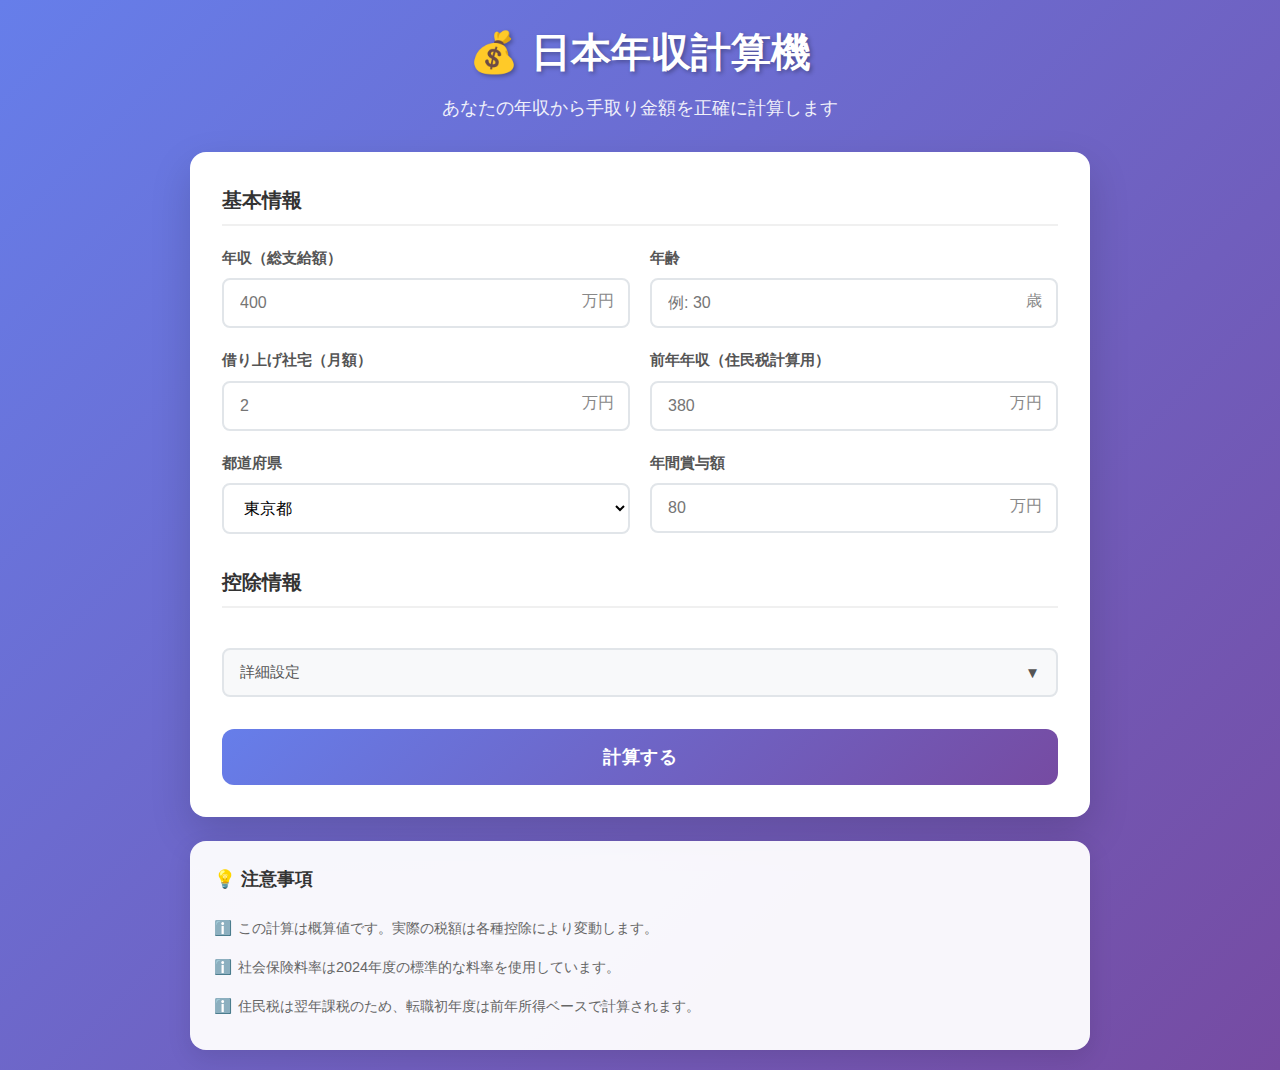
<file: index.html>
<!DOCTYPE html>
<html lang="ja">
<head>
    <meta charset="UTF-8">
    <meta name="viewport" content="width=device-width, initial-scale=1.0">
    <title>日本年収計算機</title>
    <link rel="stylesheet" href="style.css">
</head>
<body>
    <div class="container">
        <header>
            <h1>💰 日本年収計算機</h1>
            <p>あなたの年収から手取り金額を正確に計算します</p>
        </header>

        <div class="calculator">
            <form id="salaryForm">
                <div class="section">
                    <h3>基本情報</h3>
                    <div class="input-row">
                        <div class="input-group">
                            <label for="grossSalary">年収（総支給額）</label>
                            <div style="display: flex; align-items: center;">
                                <input type="text" id="grossSalary" placeholder="400" required>
                                <span class="unit">万円</span>
                            </div>
                        </div>
                        <div class="input-group">
                            <label for="age">年齢</label>
                             <div style="display: flex; align-items: center;">
                                <input type="number" id="age" placeholder="例: 30" required min="18" max="100">
                                <span class="unit">歳</span>
                            </div>
                        </div>
                    </div>

                    <div class="input-row">
                        <div class="input-group">
                            <label for="companyHousing">借り上げ社宅（月額）</label>
                            <div style="display: flex; align-items: center;">
                                <input type="text" id="companyHousing" placeholder="2">
                                <span class="unit">万円</span>
                            </div>
                        </div>
                        <div class="input-group">
                            <label for="lastYearSalary">前年年収（住民税計算用）</label>
                            <div style="display: flex; align-items: center;">
                                <input type="text" id="lastYearSalary" placeholder="380">
                                <span class="unit">万円</span>
                            </div>
                        </div>
                    </div>

                    <div class="input-row">
                        <div class="input-group">
                            <label for="prefecture">都道府県</label>
                            <select id="prefecture">
                                <option value="tokyo">東京都</option>
                                <option value="osaka">大阪府</option>
                                <option value="kanagawa">神奈川県</option>
                                <option value="other">その他</option>
                            </select>
                        </div>
                        <div class="input-group">
                            <label for="bonus">年間賞与額</label>
                            <div style="display: flex; align-items: center;">
                                <input type="text" id="bonus" placeholder="80">
                                <span class="unit">万円</span>
                            </div>
                        </div>
                    </div>
                </div>

                <div class="section">
                    <h3>控除情報</h3>
                    <div class="checkbox-row">
                        </div>

                    <div class="expandable" id="advancedOptions">
                        <button type="button" class="expand-btn" onclick="toggleAdvanced()">
                            詳細設定 <span id="expandIcon">▼</span>
                        </button>
                        <div class="advanced-content" id="advancedContent">
                            <div class="dependent-group">
                                <div class="dependent-main">
                                    <div class="input-group">
                                        <label for="dependents">扶養親族数（配偶者除く）</label>
                                        <div style="display: flex; align-items: center;">
                                            <input type="number" id="dependents" placeholder="0" min="0" max="10">
                                            <span class="unit">人</span>
                                        </div>
                                    </div>
                                </div>
                                <div class="dependent-sub">
                                    <div class="input-group">
                                        <label for="disabledDependents">うち障害者扶養人数</label>
                                        <div style="display: flex; align-items: center;">
                                            <input type="number" id="disabledDependents" placeholder="0" min="0" max="10">
                                            <span class="unit">人</span>
                                        </div>
                                    </div>
                                </div>
                            </div>
                            <div class="input-row">
                                <div class="input-group">
                                    <label for="medicalExpenses">医療費控除</label>
                                    <div style="display: flex; align-items: center;">
                                        <input type="text" id="medicalExpenses" placeholder="0">
                                        <span class="unit">万円</span>
                                    </div>
                                </div>
                                <div class="input-group">
                                    <label for="lifeInsurance">生命保険料控除</label>
                                    <div style="display: flex; align-items: center;">
                                        <input type="text" id="lifeInsurance" placeholder="0">
                                        <span class="unit">万円</span>
                                    </div>
                                </div>
                            </div>
                            <div class="input-row">
                                <div class="input-group">
                                    <label for="donation">寄附金控除（ふるさと納税など）</label>
                                     <div style="display: flex; align-items: center;">
                                        <input type="text" id="donation" placeholder="0">
                                        <span class="unit">万円</span>
                                    </div>
                                </div>
                                <div class="input-group">
                                    <label for="hasSpouse">配偶者控除あり</label>
                                    <select id="hasSpouse">
                                        <option value="no">いいえ</option>
                                        <option value="yes">はい</option>
                                    </select>
                                </div>
                            </div>
                        </div>
                    </div>
                </div>

                <button type="submit" class="calculate-btn">計算する</button>
            </form>
        </div>

        <div id="results" class="results hidden">
            <div class="results-header">
                <h2>計算結果</h2>
            </div>

            <div class="result-grid">
                <div class="result-card primary">
                    <div class="result-label">手取り年収</div>
                    <div class="result-value" id="netSalary">¥0</div>
                    <div class="result-sub">月額: <span id="monthlyNet">¥0</span></div>
                </div>
                
                <div class="result-card">
                    <div class="result-label">年収（総支給額）</div>
                    <div class="result-value" id="grossAmount">¥0</div>
                </div>
                
                <div class="result-card">
                    <div class="result-label">控除合計</div>
                    <div class="result-value" id="totalDeductions">¥0</div>
                </div>
            </div>

            <div class="breakdown">
                <h3>内訳詳細</h3>
                <div class="breakdown-grid">
                    <div class="breakdown-item">
                        <span class="breakdown-label">所得税</span>
                        <span class="breakdown-value" id="incomeTax">¥0</span>
                    </div>
                    <div class="breakdown-item">
                        <span class="breakdown-label">住民税</span>
                        <span class="breakdown-value" id="residentTax">¥0</span>
                    </div>
                    <div class="breakdown-item">
                        <span class="breakdown-label">健康保険料</span>
                        <span class="breakdown-value" id="healthInsurance">¥0</span>
                    </div>
                    <div class="breakdown-item">
                        <span class="breakdown-label">厚生年金保険料</span>
                        <span class="breakdown-value" id="pensionInsurance">¥0</span>
                    </div>
                    <div class="breakdown-item">
                        <span class="breakdown-label">雇用保険料</span>
                        <span class="breakdown-value" id="employmentInsurance">¥0</span>
                    </div>
                    <div class="breakdown-item" id="careInsuranceRow">
                        <span class="breakdown-label">介護保険料</span>
                        <span class="breakdown-value" id="careInsurance">¥0</span>
                    </div>
                </div>
            </div>

            <div class="bonus-breakdown" id="bonusBreakdown">
                <h3>給与・賞与配分</h3>
                <div class="breakdown-grid">
                    <div class="breakdown-item">
                        <span class="breakdown-label">月額基本給（想定）</span>
                        <span class="breakdown-value" id="monthlyBase">¥0</span>
                    </div>
                    <div class="breakdown-item">
                        <span class="breakdown-label">年間賞与（手取り）</span>
                        <span class="breakdown-value" id="bonusNet">¥0</span>
                    </div>
                </div>
            </div>

            <div class="tax-info">
                <h3>来年の住民税・節税情報</h3>
                <div class="breakdown-grid">
                    <div class="breakdown-item">
                        <span class="breakdown-label">来年の住民税（概算）</span>
                        <span class="breakdown-value" id="nextYearResidentTax">¥0</span>
                    </div>
                    <div class="breakdown-item">
                        <span class="breakdown-label">ふるさと納税控除上限額</span>
                        <span class="breakdown-value" id="furusatoLimit">¥0</span>
                    </div>
                </div>
            </div>

            <div class="tax-tips">
                <h3>💡 節税のアドバイス</h3>
                <div id="taxTips">
                    <div class="tip-item">
                        <strong>ふるさと納税：</strong>
                        <span id="furusatoTip">上限額まで寄附することで実質2,000円で返礼品を受け取れます。</span>
                        <div class="tax-savings" id="furusatoSavings">
                            <span class="savings-label">💰 実質節税額：</span>
                            <span class="savings-amount" id="furusatoSavingsAmount">¥0</span>
                        </div>
                    </div>
                    <div class="tip-item">
                        <strong>iDeCo（個人型確定拠出年金）：</strong>
                        <span>毎月23,000円まで拠出可能。全額所得控除で大幅節税効果があります。</span>
                        <div class="tax-savings" id="idecoSavings">
                            <span class="savings-label">💰 年間節税額（最大拠出時）：</span>
                            <span class="savings-amount" id="idecoSavingsAmount">¥0</span>
                        </div>
                    </div>
                    <div class="tip-item">
                        <strong>つみたてNISA：</strong>
                        <span>年間40万円まで投資利益が非課税。長期投資におすすめです。</span>
                        <div class="tax-savings" id="nisaSavings">
                            <span class="savings-label">💰 想定節税額（年利5%の場合）：</span>
                            <span class="savings-amount" id="nisaSavingsAmount">¥0</span>
                        </div>
                    </div>
                    <div class="tip-item">
                        <strong>生命保険料控除：</strong>
                        <span>年間12万円まで控除可能。未加入の場合は検討してみてください。</span>
                        <div class="tax-savings" id="insuranceSavings">
                            <span class="savings-label">💰 年間節税額（最大控除時）：</span>
                            <span class="savings-amount" id="insuranceSavingsAmount">¥0</span>
                        </div>
                    </div>
                </div>
            </div>
        </div>

        <div class="info-section">
            <h3>💡 注意事項</h3>
            <ul>
                <li>この計算は概算値です。実際の税額は各種控除により変動します。</li>
                <li>社会保険料率は2024年度の標準的な料率を使用しています。</li>
                <li>住民税は翌年課税のため、転職初年度は前年所得ベースで計算されます。</li>
            </ul>
        </div>
    </div>

    <script src="script.js"></script>
    <script>
        function toggleAdvanced() {
            const content = document.getElementById('advancedContent');
            const icon = document.getElementById('expandIcon');
            content.classList.toggle('show');
            if (content.classList.contains('show')) {
                icon.textContent = '▲';
            } else {
                icon.textContent = '▼';
            }
        }
    </script>
</body>
</html>
</file>
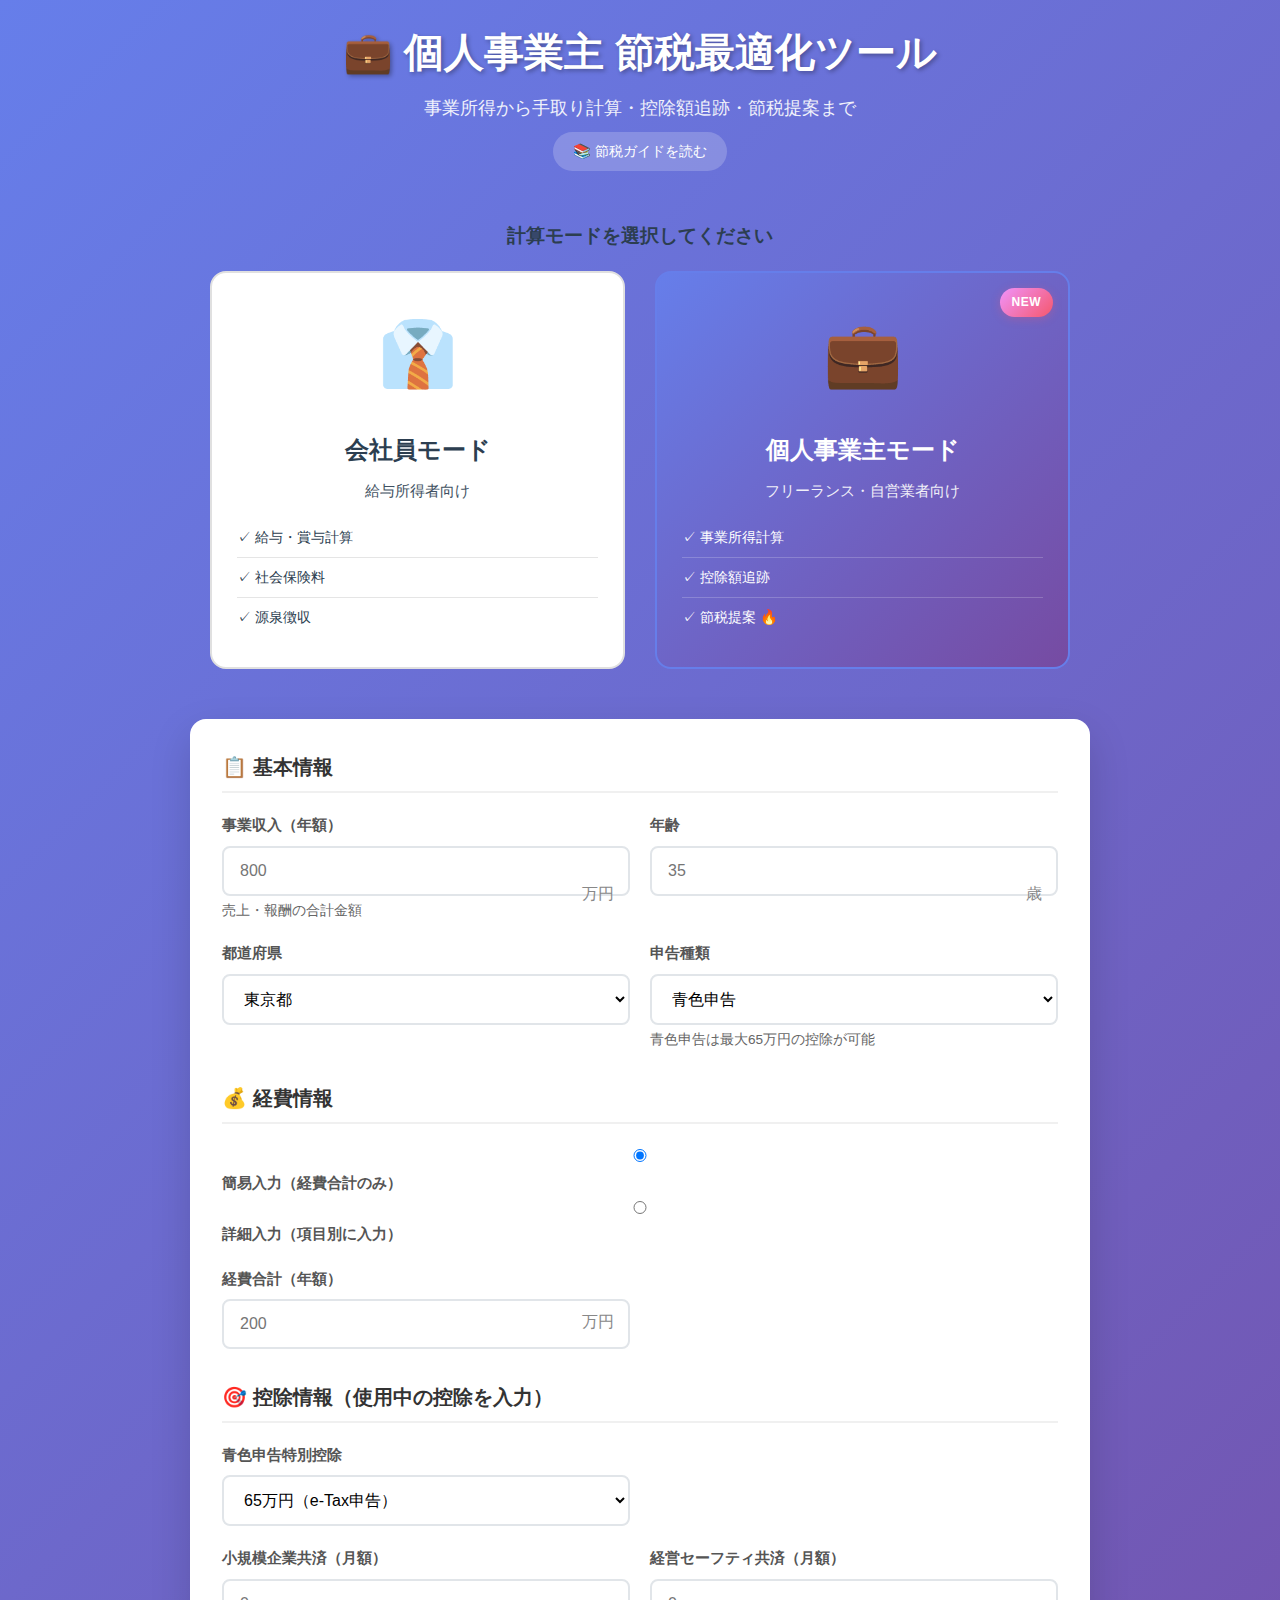
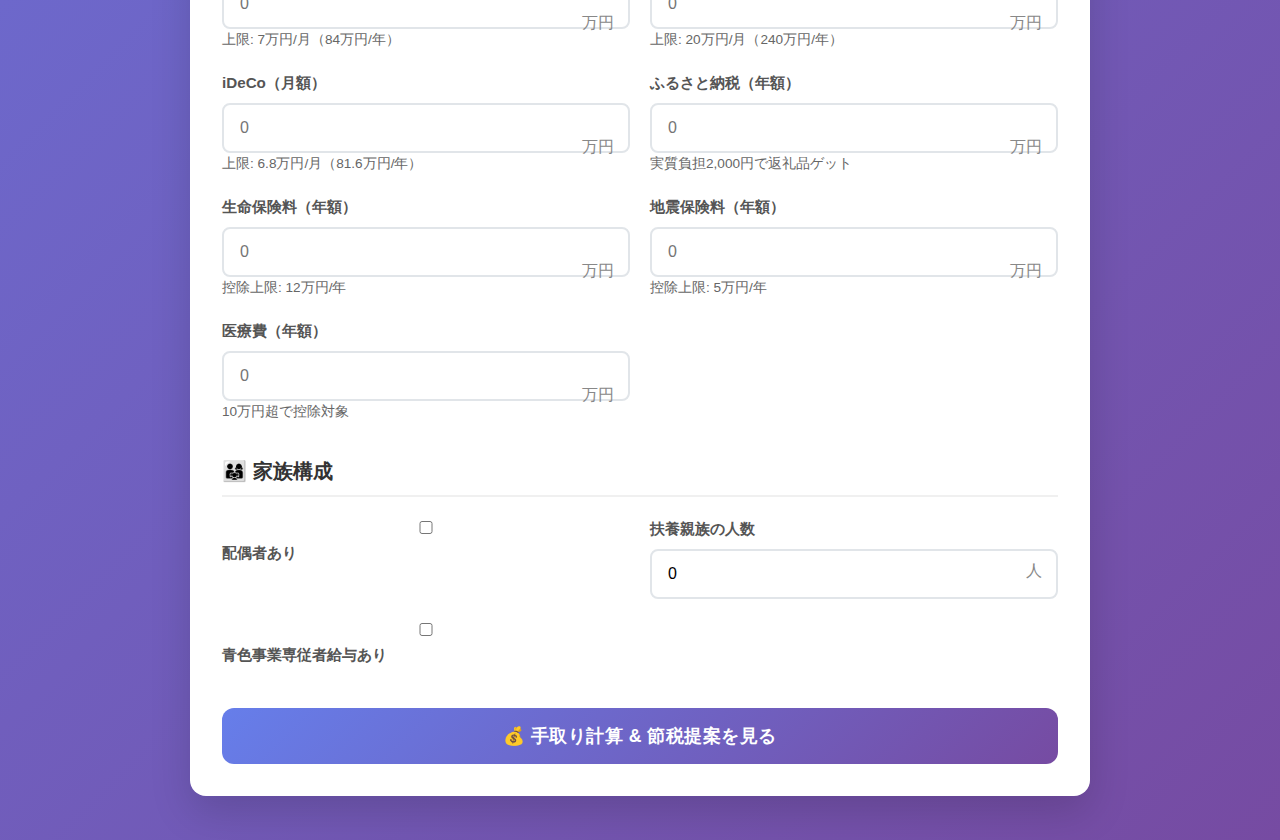
<file: jigyounushi.html>
<!DOCTYPE html>
<html lang="ja">
<head>
    <meta charset="UTF-8">
    <meta name="viewport" content="width=device-width, initial-scale=1.0">
    <meta name="description" content="個人事業主・フリーランス向け年収計算＆節税最適化ツール。控除額追跡、節税提案、手取り計算を簡単に。">
    <meta name="keywords" content="個人事業主, フリーランス, 節税, 確定申告, 青色申告, 控除, 手取り計算">

    <!-- Open Graph -->
    <meta property="og:type" content="website">
    <meta property="og:title" content="個人事業主節税最適化ツール - 日本年収計算機">
    <meta property="og:description" content="個人事業主・フリーランス向けの節税最適化ツール。控除額を追跡し、最適な節税方法を提案します。">

    <title>個人事業主節税最適化ツール - 日本年収計算機</title>
    <link rel="stylesheet" href="style.css">
    <link rel="icon" type="image/x-icon" href="favicon.ico">
</head>
<body>
    <div class="container">
        <header>
            <h1>💼 個人事業主 節税最適化ツール</h1>
            <p>事業所得から手取り計算・控除額追跡・節税提案まで</p>
            <a href="setsuzei-guide.html" style="display: inline-block; margin-top: 10px; padding: 8px 20px; background: rgba(255,255,255,0.2); color: white; text-decoration: none; border-radius: 20px; font-size: 0.9rem; transition: all 0.3s ease;">📚 節税ガイドを読む</a>
        </header>

        <!-- Mode Selector -->
        <div class="mode-selector">
            <h3 style="text-align: center; margin-bottom: 20px; color: #2c3e50;">計算モードを選択してください</h3>
            <div class="mode-options">
                <a href="index.html" class="mode-card">
                    <div class="mode-icon">👔</div>
                    <h4>会社員モード</h4>
                    <p>給与所得者向け</p>
                    <ul class="mode-features">
                        <li>✓ 給与・賞与計算</li>
                        <li>✓ 社会保険料</li>
                        <li>✓ 源泉徴収</li>
                    </ul>
                </a>
                <a href="jigyounushi.html" class="mode-card active">
                    <div class="mode-icon">💼</div>
                    <h4>個人事業主モード</h4>
                    <p>フリーランス・自営業者向け</p>
                    <ul class="mode-features">
                        <li>✓ 事業所得計算</li>
                        <li>✓ 控除額追跡</li>
                        <li>✓ 節税提案 🔥</li>
                    </ul>
                    <span class="mode-badge">NEW</span>
                </a>
            </div>
        </div>

        <!-- Calculator Form -->
        <div class="calculator">
            <form id="jigyounushiForm">
                <!-- 基本情報 -->
                <div class="section">
                    <h3>📋 基本情報</h3>

                    <div class="input-row">
                        <div class="input-group">
                            <label for="businessRevenue">事業収入（年額）</label>
                            <div style="display: flex; align-items: center;">
                                <input type="text" id="businessRevenue" placeholder="800" required>
                                <span class="unit">万円</span>
                            </div>
                            <small style="color: #666; font-size: 0.85rem; margin-top: 4px;">売上・報酬の合計金額</small>
                        </div>

                        <div class="input-group">
                            <label for="age">年齢</label>
                            <div style="display: flex; align-items: center;">
                                <input type="number" id="age" placeholder="35" required min="18" max="100">
                                <span class="unit">歳</span>
                            </div>
                        </div>
                    </div>

                    <div class="input-row">
                        <div class="input-group">
                            <label for="prefecture">都道府県</label>
                            <select id="prefecture">
                                <option value="tokyo">東京都</option>
                                <option value="hokkaido">北海道</option>
                                <option value="aomori">青森県</option>
                                <option value="iwate">岩手県</option>
                                <option value="miyagi">宮城県</option>
                                <option value="akita">秋田県</option>
                                <option value="yamagata">山形県</option>
                                <option value="fukushima">福島県</option>
                                <option value="ibaraki">茨城県</option>
                                <option value="tochigi">栃木県</option>
                                <option value="gunma">群馬県</option>
                                <option value="saitama">埼玉県</option>
                                <option value="chiba">千葉県</option>
                                <option value="kanagawa">神奈川県</option>
                                <option value="niigata">新潟県</option>
                                <option value="toyama">富山県</option>
                                <option value="ishikawa">石川県</option>
                                <option value="fukui">福井県</option>
                                <option value="yamanashi">山梨県</option>
                                <option value="nagano">長野県</option>
                                <option value="gifu">岐阜県</option>
                                <option value="shizuoka">静岡県</option>
                                <option value="aichi">愛知県</option>
                                <option value="mie">三重県</option>
                                <option value="shiga">滋賀県</option>
                                <option value="kyoto">京都府</option>
                                <option value="osaka">大阪府</option>
                                <option value="hyogo">兵庫県</option>
                                <option value="nara">奈良県</option>
                                <option value="wakayama">和歌山県</option>
                                <option value="tottori">鳥取県</option>
                                <option value="shimane">島根県</option>
                                <option value="okayama">岡山県</option>
                                <option value="hiroshima">広島県</option>
                                <option value="yamaguchi">山口県</option>
                                <option value="tokushima">徳島県</option>
                                <option value="kagawa">香川県</option>
                                <option value="ehime">愛媛県</option>
                                <option value="kochi">高知県</option>
                                <option value="fukuoka">福岡県</option>
                                <option value="saga">佐賀県</option>
                                <option value="nagasaki">長崎県</option>
                                <option value="kumamoto">熊本県</option>
                                <option value="oita">大分県</option>
                                <option value="miyazaki">宮崎県</option>
                                <option value="kagoshima">鹿児島県</option>
                                <option value="okinawa">沖縄県</option>
                            </select>
                        </div>

                        <div class="input-group">
                            <label for="filingType">申告種類</label>
                            <select id="filingType">
                                <option value="aoiro">青色申告</option>
                                <option value="white">白色申告</option>
                            </select>
                            <small style="color: #666; font-size: 0.85rem; margin-top: 4px;">青色申告は最大65万円の控除が可能</small>
                        </div>
                    </div>
                </div>

                <!-- 経費情報 -->
                <div class="section">
                    <h3>💰 経費情報</h3>

                    <div class="input-row">
                        <div class="input-group" style="grid-column: 1 / -1;">
                            <div class="expense-mode-selector">
                                <label class="expense-mode-option selected" id="simpleModeLabel">
                                    <input type="radio" name="expenseMode" value="simple" checked>
                                    簡易入力（経費合計のみ）
                                </label>
                                <label class="expense-mode-option" id="detailedModeLabel">
                                    <input type="radio" name="expenseMode" value="detailed">
                                    詳細入力（項目別に入力）
                                </label>
                            </div>
                        </div>
                    </div>

                    <div id="simpleExpenseInput">
                        <div class="input-row">
                            <div class="input-group">
                                <label for="totalExpense">経費合計（年額）</label>
                                <div style="display: flex; align-items: center;">
                                    <input type="text" id="totalExpense" placeholder="200">
                                    <span class="unit">万円</span>
                                </div>
                            </div>
                        </div>
                    </div>

                    <div id="detailedExpenseInput" style="display: none;">
                        <div class="input-row">
                            <div class="input-group">
                                <label for="exp_purchase">仕入費</label>
                                <div style="display: flex; align-items: center;">
                                    <input type="text" id="exp_purchase" placeholder="0" class="expense-item">
                                    <span class="unit">万円</span>
                                </div>
                            </div>
                            <div class="input-group">
                                <label for="exp_rent">家賃・地代</label>
                                <div style="display: flex; align-items: center;">
                                    <input type="text" id="exp_rent" placeholder="0" class="expense-item">
                                    <span class="unit">万円</span>
                                </div>
                            </div>
                        </div>

                        <div class="input-row">
                            <div class="input-group">
                                <label for="exp_utilities">水道光熱費</label>
                                <div style="display: flex; align-items: center;">
                                    <input type="text" id="exp_utilities" placeholder="0" class="expense-item">
                                    <span class="unit">万円</span>
                                </div>
                            </div>
                            <div class="input-group">
                                <label for="exp_communication">通信費</label>
                                <div style="display: flex; align-items: center;">
                                    <input type="text" id="exp_communication" placeholder="0" class="expense-item">
                                    <span class="unit">万円</span>
                                </div>
                            </div>
                        </div>

                        <div class="input-row">
                            <div class="input-group">
                                <label for="exp_transportation">旅費交通費</label>
                                <div style="display: flex; align-items: center;">
                                    <input type="text" id="exp_transportation" placeholder="0" class="expense-item">
                                    <span class="unit">万円</span>
                                </div>
                            </div>
                            <div class="input-group">
                                <label for="exp_entertainment">交際費</label>
                                <div style="display: flex; align-items: center;">
                                    <input type="text" id="exp_entertainment" placeholder="0" class="expense-item">
                                    <span class="unit">万円</span>
                                </div>
                            </div>
                        </div>

                        <div class="input-row">
                            <div class="input-group">
                                <label for="exp_supplies">消耗品費</label>
                                <div style="display: flex; align-items: center;">
                                    <input type="text" id="exp_supplies" placeholder="0" class="expense-item">
                                    <span class="unit">万円</span>
                                </div>
                            </div>
                            <div class="input-group">
                                <label for="exp_other">その他経費</label>
                                <div style="display: flex; align-items: center;">
                                    <input type="text" id="exp_other" placeholder="0" class="expense-item">
                                    <span class="unit">万円</span>
                                </div>
                            </div>
                        </div>
                    </div>
                </div>

                <!-- 控除情報 -->
                <div class="section">
                    <h3>🎯 控除情報（使用中の控除を入力）</h3>

                    <div class="input-row">
                        <div class="input-group">
                            <label for="aoiroDeduction">青色申告特別控除</label>
                            <select id="aoiroDeduction">
                                <option value="0">なし</option>
                                <option value="100000">10万円（簡易簿記）</option>
                                <option value="550000">55万円（複式簿記・紙申告）</option>
                                <option value="650000" selected>65万円（e-Tax申告）</option>
                            </select>
                        </div>
                    </div>

                    <div class="input-row">
                        <div class="input-group">
                            <label for="shoukiboKyousai">小規模企業共済（月額）</label>
                            <div style="display: flex; align-items: center;">
                                <input type="text" id="shoukiboKyousai" placeholder="0">
                                <span class="unit">万円</span>
                            </div>
                            <small style="color: #666; font-size: 0.85rem;">上限: 7万円/月（84万円/年）</small>
                        </div>

                        <div class="input-group">
                            <label for="keieiSafety">経営セーフティ共済（月額）</label>
                            <div style="display: flex; align-items: center;">
                                <input type="text" id="keieiSafety" placeholder="0">
                                <span class="unit">万円</span>
                            </div>
                            <small style="color: #666; font-size: 0.85rem;">上限: 20万円/月（240万円/年）</small>
                        </div>
                    </div>

                    <div class="input-row">
                        <div class="input-group">
                            <label for="ideco">iDeCo（月額）</label>
                            <div style="display: flex; align-items: center;">
                                <input type="text" id="ideco" placeholder="0">
                                <span class="unit">万円</span>
                            </div>
                            <small style="color: #666; font-size: 0.85rem;">上限: 6.8万円/月（81.6万円/年）</small>
                        </div>

                        <div class="input-group">
                            <label for="furusato">ふるさと納税（年額）</label>
                            <div style="display: flex; align-items: center;">
                                <input type="text" id="furusato" placeholder="0">
                                <span class="unit">万円</span>
                            </div>
                            <small style="color: #666; font-size: 0.85rem;">実質負担2,000円で返礼品ゲット</small>
                        </div>
                    </div>

                    <div class="input-row">
                        <div class="input-group">
                            <label for="lifeInsurance">生命保険料（年額）</label>
                            <div style="display: flex; align-items: center;">
                                <input type="text" id="lifeInsurance" placeholder="0">
                                <span class="unit">万円</span>
                            </div>
                            <small style="color: #666; font-size: 0.85rem;">控除上限: 12万円/年</small>
                        </div>

                        <div class="input-group">
                            <label for="earthquakeInsurance">地震保険料（年額）</label>
                            <div style="display: flex; align-items: center;">
                                <input type="text" id="earthquakeInsurance" placeholder="0">
                                <span class="unit">万円</span>
                            </div>
                            <small style="color: #666; font-size: 0.85rem;">控除上限: 5万円/年</small>
                        </div>
                    </div>

                    <div class="input-row">
                        <div class="input-group">
                            <label for="medicalExpense">医療費（年額）</label>
                            <div style="display: flex; align-items: center;">
                                <input type="text" id="medicalExpense" placeholder="0">
                                <span class="unit">万円</span>
                            </div>
                            <small style="color: #666; font-size: 0.85rem;">10万円超で控除対象</small>
                        </div>
                    </div>
                </div>

                <!-- 家族構成 -->
                <div class="section">
                    <h3>👨‍👩‍👧 家族構成</h3>

                    <div class="input-row">
                        <div class="input-group">
                            <label for="hasSpouse">
                                <input type="checkbox" id="hasSpouse"> 配偶者あり
                            </label>
                            <div id="spouseIncome" style="display: none; margin-top: 10px;">
                                <label for="spouseIncomeAmount">配偶者の所得（年額）</label>
                                <div style="display: flex; align-items: center;">
                                    <input type="text" id="spouseIncomeAmount" placeholder="0">
                                    <span class="unit">万円</span>
                                </div>
                            </div>
                        </div>

                        <div class="input-group">
                            <label for="dependents">扶養親族の人数</label>
                            <div style="display: flex; align-items: center;">
                                <input type="number" id="dependents" placeholder="0" min="0" max="10" value="0">
                                <span class="unit">人</span>
                            </div>
                        </div>
                    </div>

                    <div class="input-row">
                        <div class="input-group">
                            <label for="aoiroSenjyusha">
                                <input type="checkbox" id="aoiroSenjyusha"> 青色事業専従者給与あり
                            </label>
                            <div id="senjyushaAmount" style="display: none; margin-top: 10px;">
                                <label for="senjyushaMonthly">専従者給与（月額）</label>
                                <div style="display: flex; align-items: center;">
                                    <input type="text" id="senjyushaMonthly" placeholder="8">
                                    <span class="unit">万円</span>
                                </div>
                                <small style="color: #f39c12; font-size: 0.85rem;">※専従者給与を使うと配偶者控除は使えません</small>
                            </div>
                        </div>
                    </div>
                </div>

                <!-- 計算ボタン -->
                <button type="submit" class="calculate-btn">
                    💰 手取り計算 & 節税提案を見る
                </button>
            </form>
        </div>

        <!-- 結果表示エリア -->
        <div id="results" class="results hidden">
            <!-- 手取り計算結果 -->
            <div class="result-card">
                <h3>💰 計算結果</h3>
                <div class="result-summary">
                    <div class="result-item">
                        <span class="label">事業収入</span>
                        <span class="value" id="result_revenue">-</span>
                    </div>
                    <div class="result-item">
                        <span class="label">経費</span>
                        <span class="value" id="result_expense">-</span>
                    </div>
                    <div class="result-item">
                        <span class="label">青色申告特別控除</span>
                        <span class="value" id="result_aoiro">-</span>
                    </div>
                    <div class="result-item highlight">
                        <span class="label">事業所得</span>
                        <span class="value" id="result_business_income">-</span>
                    </div>
                </div>

                <div class="result-summary" style="margin-top: 20px;">
                    <div class="result-item">
                        <span class="label">所得税</span>
                        <span class="value" id="result_income_tax">-</span>
                    </div>
                    <div class="result-item">
                        <span class="label">住民税</span>
                        <span class="value" id="result_resident_tax">-</span>
                    </div>
                    <div class="result-item">
                        <span class="label">国民健康保険</span>
                        <span class="value" id="result_kokuho">-</span>
                    </div>
                    <div class="result-item">
                        <span class="label">国民年金</span>
                        <span class="value" id="result_nenkin">-</span>
                    </div>
                    <div class="result-item highlight success">
                        <span class="label">手取り</span>
                        <span class="value" id="result_net_income">-</span>
                    </div>
                </div>
            </div>

            <!-- 節税チャンス -->
            <div class="result-card" id="taxSavingCard">
                <h3>🎯 節税チャンス発見！</h3>
                <div class="tax-saving-summary">
                    <p>あなたはまだ <span class="highlight-amount" id="totalSavingPotential">-</span> 円節税できます！</p>
                </div>
                <div id="taxTipsContainer">
                    <!-- 節税提案がここに動的に追加される -->
                </div>
            </div>

            <!-- 控除使用状況 -->
            <div class="result-card">
                <h3 style="display: flex; justify-content: space-between; align-items: center;">
                    📊 控除額使用状況
                    <a href="setsuzei-guide.html" style="font-size: 0.9rem; font-weight: normal; color: #667eea; text-decoration: none;">詳しく学ぶ →</a>
                </h3>
                <div id="deductionTrackerContainer">
                    <!-- 控除追跡がここに動的に追加される -->
                </div>
            </div>
        </div>

    </div>

    <script src="deduction-tracker.js"></script>
    <script src="tax-optimizer.js"></script>
    <script src="jigyounushi.js"></script>
</body>
</html>
</file>
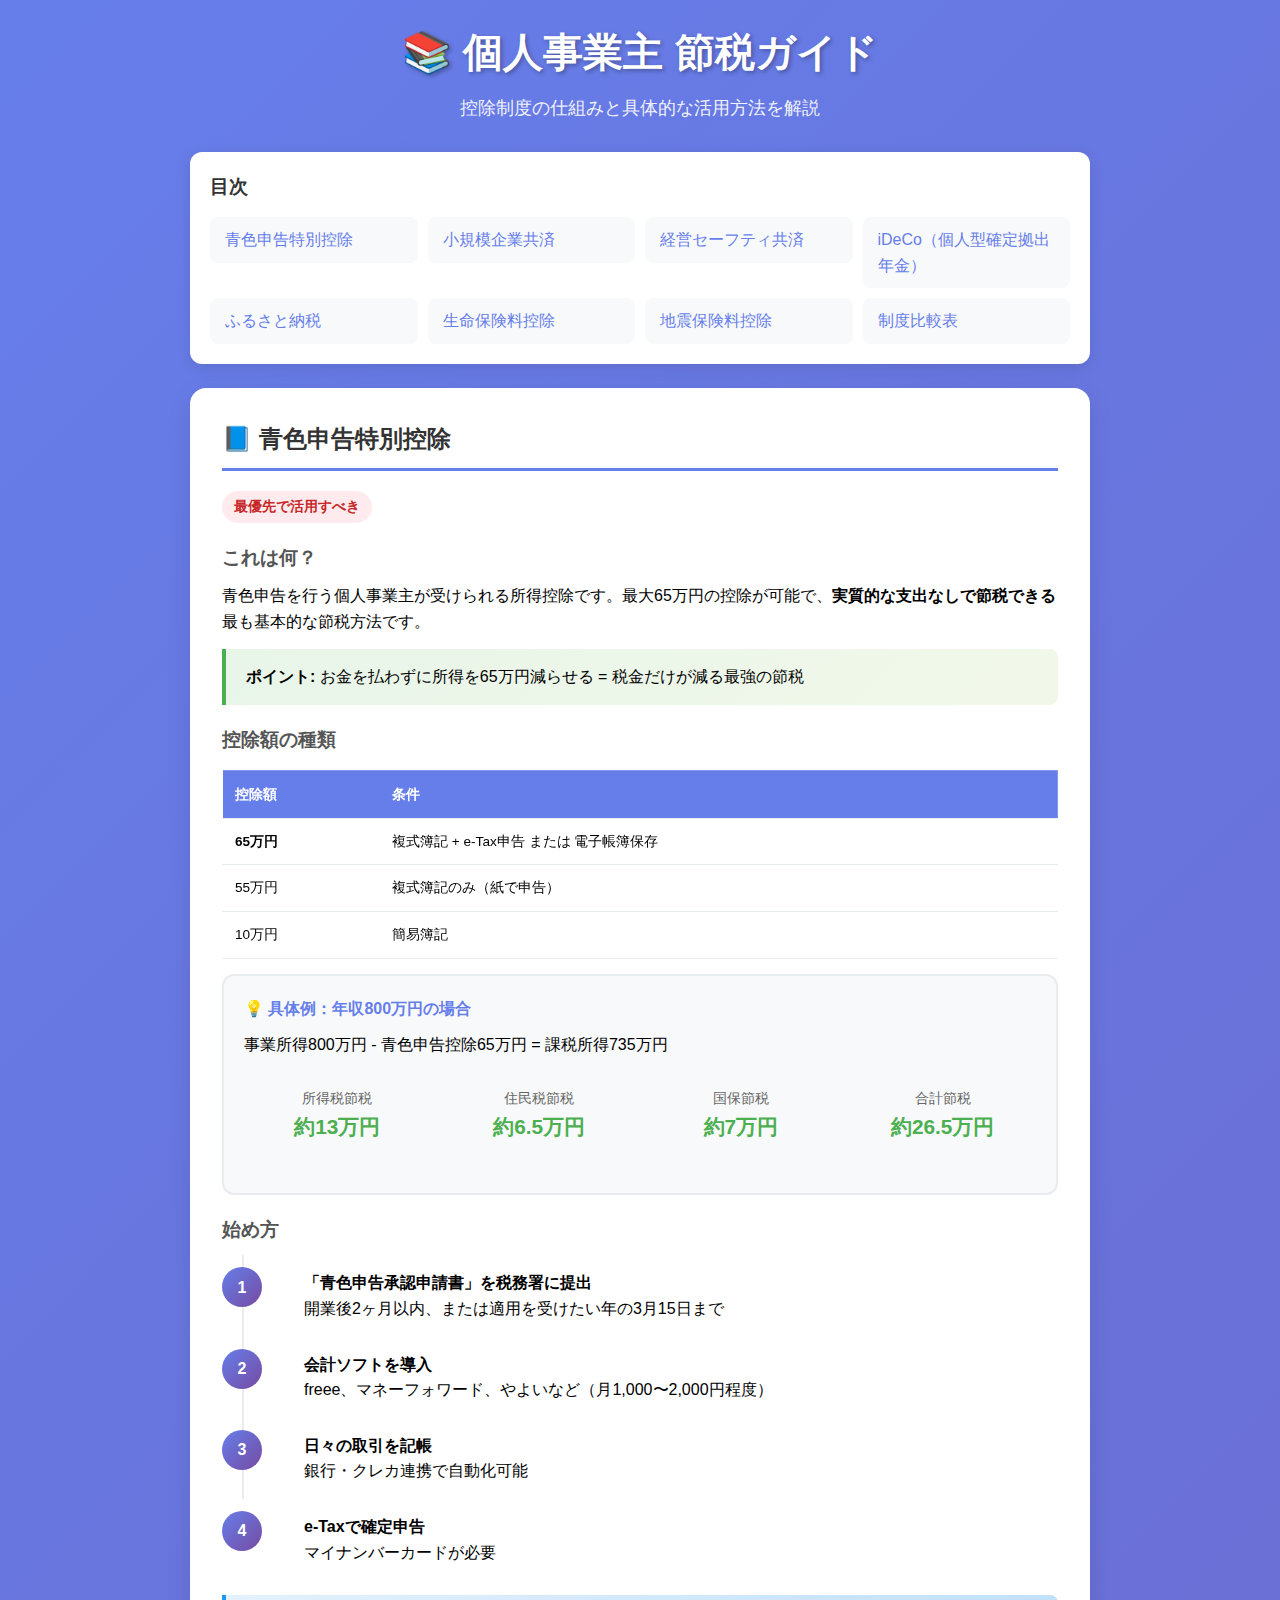
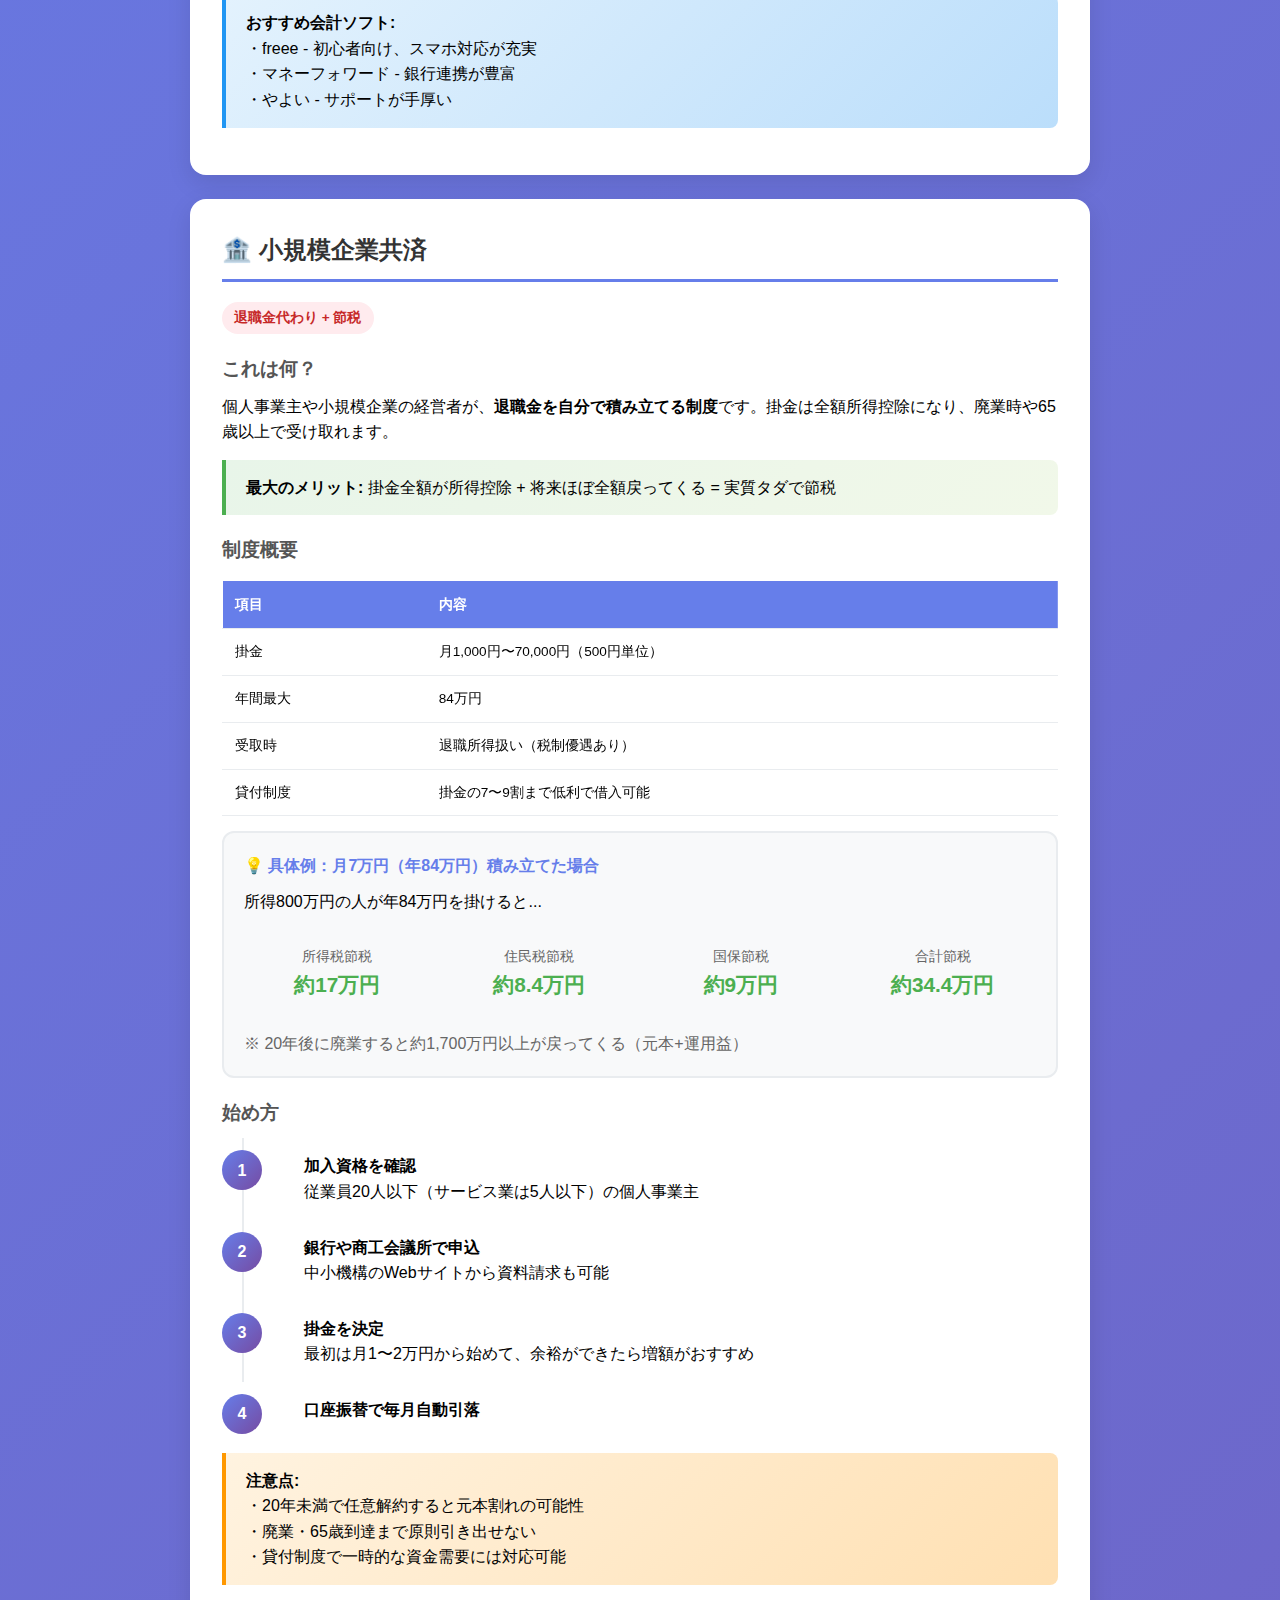
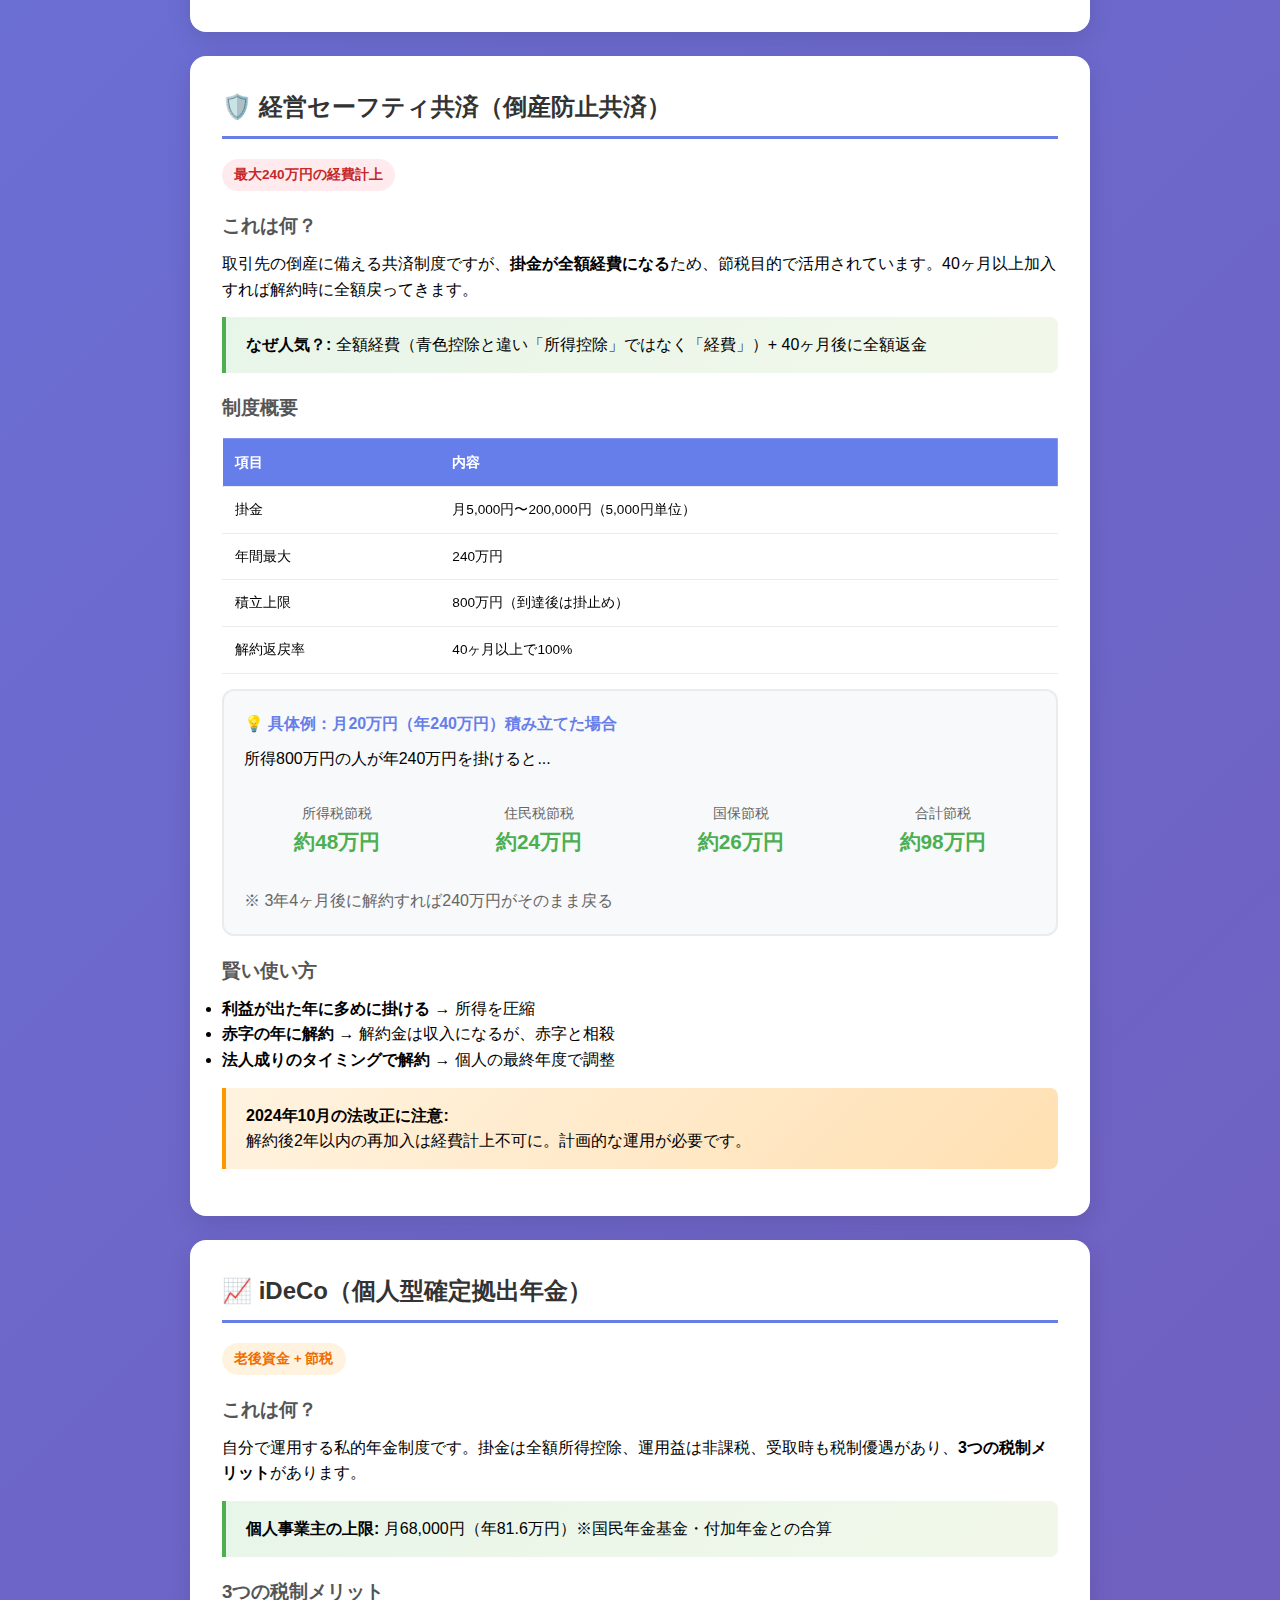
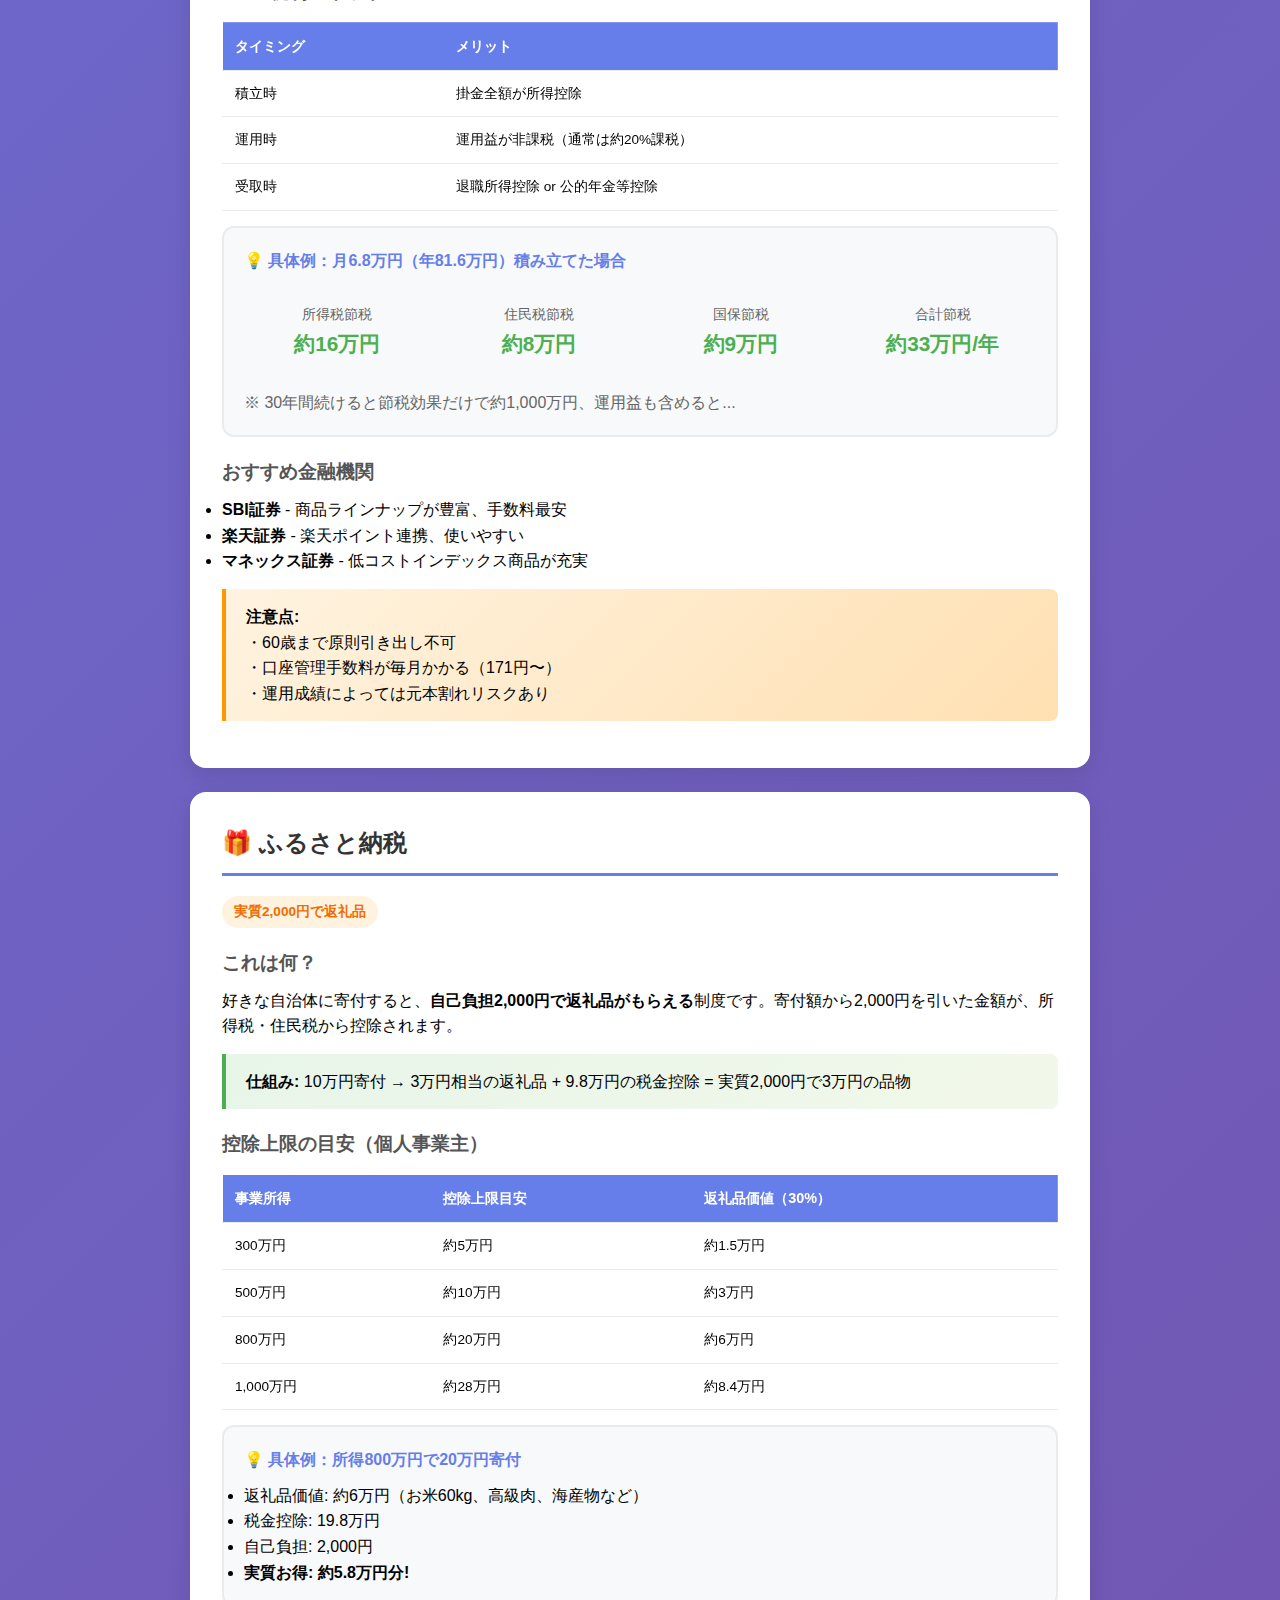
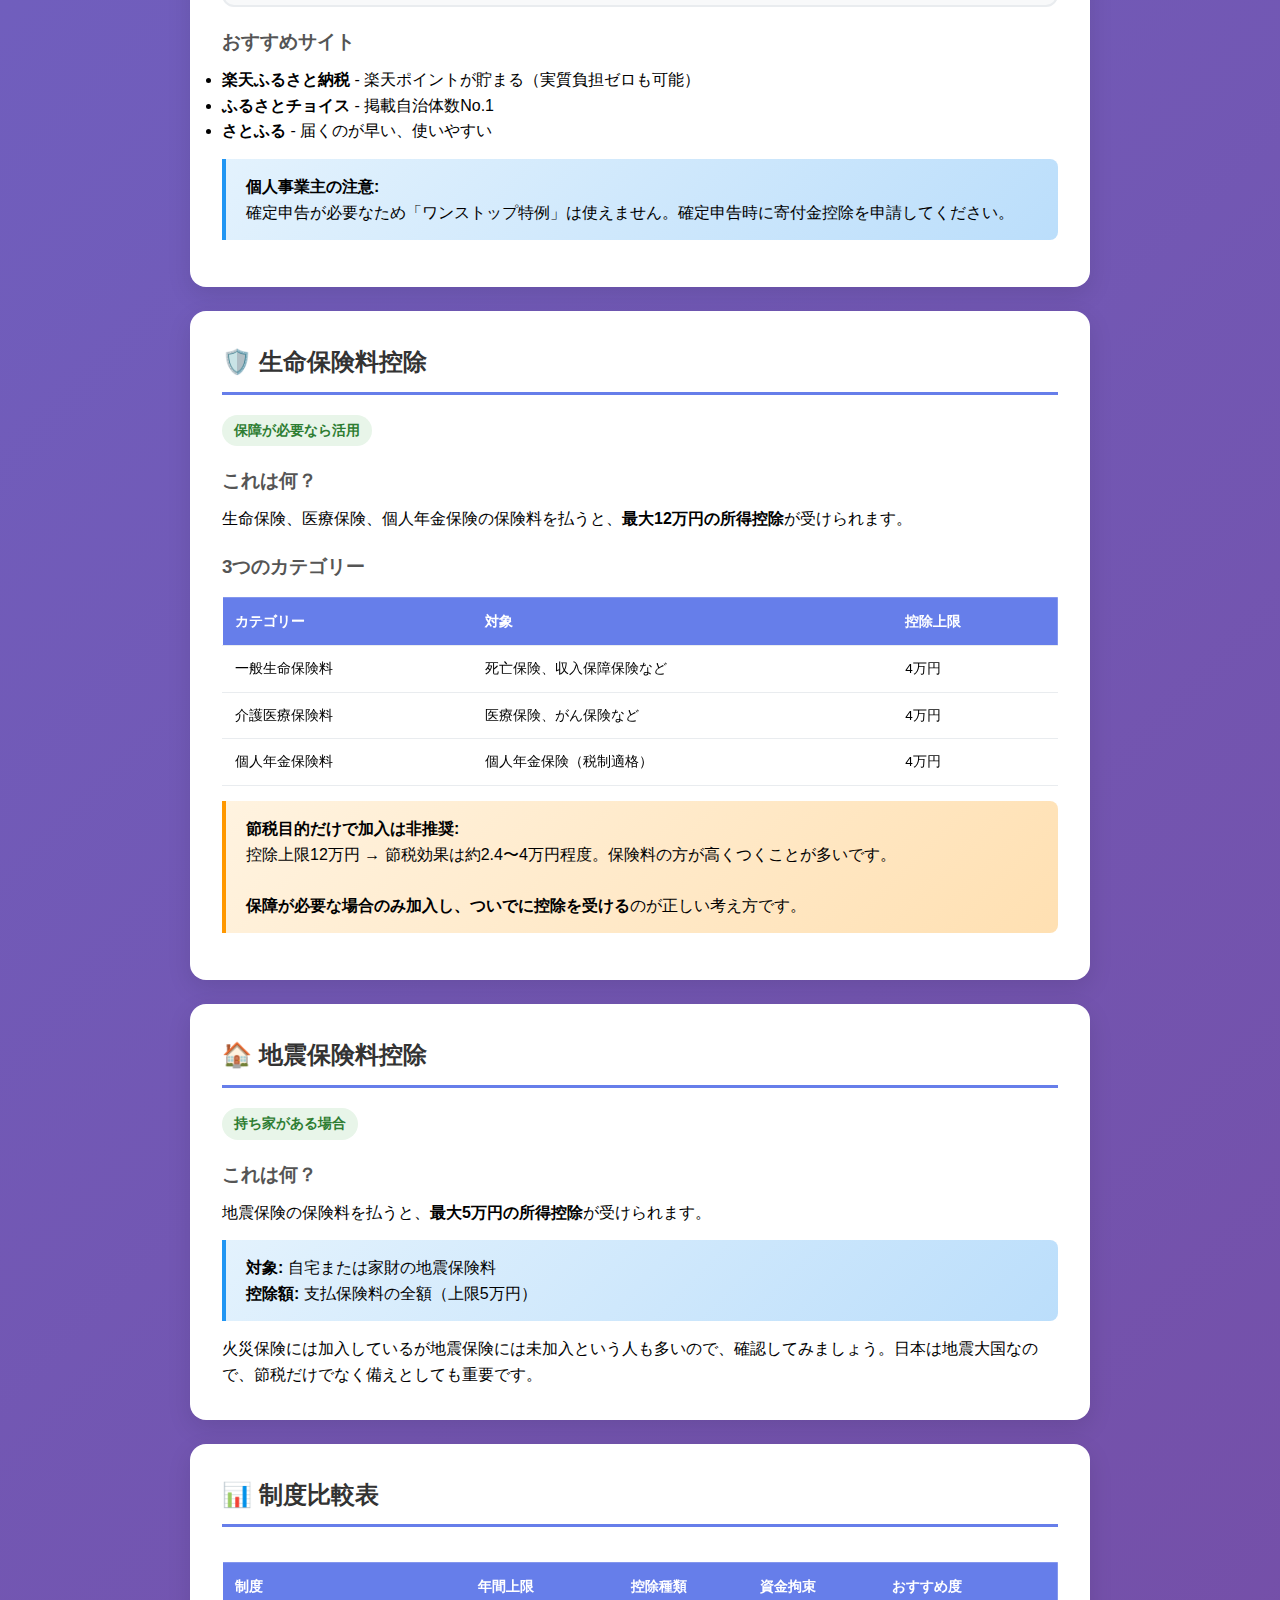
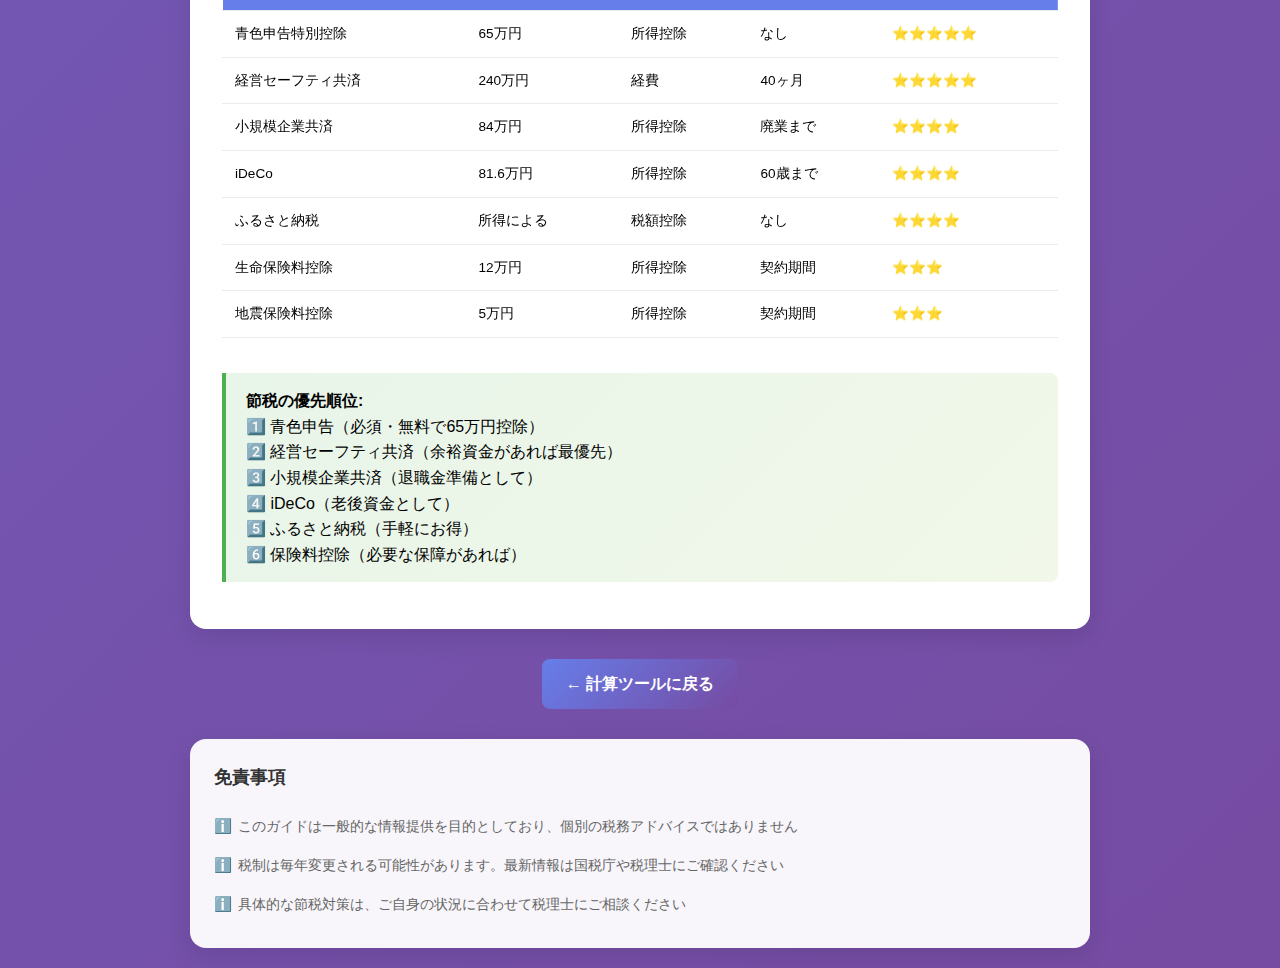
<file: setsuzei-guide.html>
<!DOCTYPE html>
<html lang="ja">
<head>
    <meta charset="UTF-8">
    <meta name="viewport" content="width=device-width, initial-scale=1.0">
    <meta name="description" content="個人事業主・フリーランス向け節税ガイド。小規模企業共済、iDeCo、ふるさと納税など具体的な活用方法を解説。">
    <title>節税ガイド - 個人事業主・フリーランス向け | 日本年収計算機</title>
    <link rel="stylesheet" href="style.css">
    <style>
        .guide-container {
            max-width: 900px;
            margin: 0 auto;
        }

        .guide-nav {
            background: white;
            border-radius: 12px;
            padding: 20px;
            margin-bottom: 24px;
            box-shadow: 0 4px 15px rgba(0,0,0,0.1);
        }

        .guide-nav h3 {
            margin-bottom: 15px;
            color: #333;
        }

        .guide-nav ul {
            list-style: none;
            padding: 0;
            display: grid;
            grid-template-columns: repeat(auto-fit, minmax(200px, 1fr));
            gap: 10px;
        }

        .guide-nav a {
            display: block;
            padding: 10px 15px;
            background: #f8f9fa;
            border-radius: 8px;
            color: #667eea;
            text-decoration: none;
            transition: all 0.3s ease;
            font-weight: 500;
        }

        .guide-nav a:hover {
            background: #667eea;
            color: white;
            transform: translateX(5px);
        }

        .guide-section {
            background: white;
            border-radius: 16px;
            padding: 32px;
            margin-bottom: 24px;
            box-shadow: 0 8px 25px rgba(0,0,0,0.1);
        }

        .guide-section h2 {
            color: #333;
            border-bottom: 3px solid #667eea;
            padding-bottom: 10px;
            margin-bottom: 20px;
            display: flex;
            align-items: center;
            gap: 10px;
        }

        .guide-section h3 {
            color: #555;
            margin: 20px 0 10px 0;
        }

        .highlight-box {
            background: linear-gradient(135deg, #e8f5e9 0%, #f1f8e9 100%);
            border-left: 4px solid #4CAF50;
            padding: 15px 20px;
            border-radius: 0 8px 8px 0;
            margin: 15px 0;
        }

        .highlight-box.warning {
            background: linear-gradient(135deg, #fff3e0 0%, #ffe0b2 100%);
            border-left-color: #ff9800;
        }

        .highlight-box.info {
            background: linear-gradient(135deg, #e3f2fd 0%, #bbdefb 100%);
            border-left-color: #2196F3;
        }

        .example-box {
            background: #f8f9fa;
            border: 2px solid #e9ecef;
            border-radius: 12px;
            padding: 20px;
            margin: 15px 0;
        }

        .example-box h4 {
            color: #667eea;
            margin-bottom: 10px;
        }

        .comparison-table {
            width: 100%;
            border-collapse: collapse;
            margin: 15px 0;
        }

        .comparison-table th,
        .comparison-table td {
            padding: 12px;
            text-align: left;
            border-bottom: 1px solid #e9ecef;
        }

        .comparison-table th {
            background: #667eea;
            color: white;
        }

        .comparison-table tr:hover {
            background: #f8f9fa;
        }

        .steps-list {
            counter-reset: step-counter;
            list-style: none;
            padding: 0;
        }

        .steps-list li {
            counter-increment: step-counter;
            padding: 15px 15px 15px 60px;
            position: relative;
            border-left: 2px solid #e9ecef;
            margin-left: 20px;
        }

        .steps-list li:before {
            content: counter(step-counter);
            position: absolute;
            left: -22px;
            top: 12px;
            width: 40px;
            height: 40px;
            background: linear-gradient(135deg, #667eea 0%, #764ba2 100%);
            color: white;
            border-radius: 50%;
            display: flex;
            align-items: center;
            justify-content: center;
            font-weight: bold;
        }

        .steps-list li:last-child {
            border-left: 2px solid transparent;
        }

        .calc-result {
            display: grid;
            grid-template-columns: repeat(auto-fit, minmax(150px, 1fr));
            gap: 15px;
            margin: 15px 0;
        }

        .calc-item {
            background: #f8f9fa;
            padding: 15px;
            border-radius: 8px;
            text-align: center;
        }

        .calc-item .label {
            font-size: 0.9rem;
            color: #666;
        }

        .calc-item .value {
            font-size: 1.3rem;
            font-weight: 700;
            color: #4CAF50;
        }

        .back-link {
            display: inline-block;
            padding: 12px 24px;
            background: linear-gradient(135deg, #667eea 0%, #764ba2 100%);
            color: white;
            text-decoration: none;
            border-radius: 8px;
            font-weight: 600;
            transition: all 0.3s ease;
        }

        .back-link:hover {
            transform: translateY(-2px);
            box-shadow: 0 5px 20px rgba(102, 126, 234, 0.4);
        }

        .priority-badge {
            display: inline-block;
            padding: 5px 12px;
            border-radius: 20px;
            font-size: 0.85rem;
            font-weight: 600;
        }

        .priority-badge.high {
            background: #ffebee;
            color: #c62828;
        }

        .priority-badge.medium {
            background: #fff3e0;
            color: #ef6c00;
        }

        .priority-badge.low {
            background: #e8f5e9;
            color: #2e7d32;
        }

        @media (max-width: 768px) {
            .guide-section {
                padding: 20px;
            }

            .comparison-table {
                font-size: 0.9rem;
            }

            .steps-list li {
                padding-left: 50px;
            }
        }
    </style>
</head>
<body>
    <div class="container guide-container">
        <header>
            <h1>📚 個人事業主 節税ガイド</h1>
            <p>控除制度の仕組みと具体的な活用方法を解説</p>
        </header>

        <!-- Navigation -->
        <div class="guide-nav">
            <h3>目次</h3>
            <ul>
                <li><a href="#aoiro">青色申告特別控除</a></li>
                <li><a href="#shoukibo">小規模企業共済</a></li>
                <li><a href="#keiei">経営セーフティ共済</a></li>
                <li><a href="#ideco">iDeCo（個人型確定拠出年金）</a></li>
                <li><a href="#furusato">ふるさと納税</a></li>
                <li><a href="#insurance">生命保険料控除</a></li>
                <li><a href="#earthquake">地震保険料控除</a></li>
                <li><a href="#comparison">制度比較表</a></li>
            </ul>
        </div>

        <!-- 青色申告特別控除 -->
        <section class="guide-section" id="aoiro">
            <h2>📘 青色申告特別控除</h2>
            <span class="priority-badge high">最優先で活用すべき</span>

            <h3>これは何？</h3>
            <p>青色申告を行う個人事業主が受けられる所得控除です。最大65万円の控除が可能で、<strong>実質的な支出なしで節税できる</strong>最も基本的な節税方法です。</p>

            <div class="highlight-box">
                <strong>ポイント:</strong> お金を払わずに所得を65万円減らせる = 税金だけが減る最強の節税
            </div>

            <h3>控除額の種類</h3>
            <table class="comparison-table">
                <tr>
                    <th>控除額</th>
                    <th>条件</th>
                </tr>
                <tr>
                    <td><strong>65万円</strong></td>
                    <td>複式簿記 + e-Tax申告 または 電子帳簿保存</td>
                </tr>
                <tr>
                    <td>55万円</td>
                    <td>複式簿記のみ（紙で申告）</td>
                </tr>
                <tr>
                    <td>10万円</td>
                    <td>簡易簿記</td>
                </tr>
            </table>

            <div class="example-box">
                <h4>💡 具体例：年収800万円の場合</h4>
                <p>事業所得800万円 - 青色申告控除65万円 = 課税所得735万円</p>
                <div class="calc-result">
                    <div class="calc-item">
                        <div class="label">所得税節税</div>
                        <div class="value">約13万円</div>
                    </div>
                    <div class="calc-item">
                        <div class="label">住民税節税</div>
                        <div class="value">約6.5万円</div>
                    </div>
                    <div class="calc-item">
                        <div class="label">国保節税</div>
                        <div class="value">約7万円</div>
                    </div>
                    <div class="calc-item">
                        <div class="label">合計節税</div>
                        <div class="value">約26.5万円</div>
                    </div>
                </div>
            </div>

            <h3>始め方</h3>
            <ol class="steps-list">
                <li><strong>「青色申告承認申請書」を税務署に提出</strong><br>開業後2ヶ月以内、または適用を受けたい年の3月15日まで</li>
                <li><strong>会計ソフトを導入</strong><br>freee、マネーフォワード、やよいなど（月1,000〜2,000円程度）</li>
                <li><strong>日々の取引を記帳</strong><br>銀行・クレカ連携で自動化可能</li>
                <li><strong>e-Taxで確定申告</strong><br>マイナンバーカードが必要</li>
            </ol>

            <div class="highlight-box info">
                <strong>おすすめ会計ソフト:</strong><br>
                ・freee - 初心者向け、スマホ対応が充実<br>
                ・マネーフォワード - 銀行連携が豊富<br>
                ・やよい - サポートが手厚い
            </div>
        </section>

        <!-- 小規模企業共済 -->
        <section class="guide-section" id="shoukibo">
            <h2>🏦 小規模企業共済</h2>
            <span class="priority-badge high">退職金代わり + 節税</span>

            <h3>これは何？</h3>
            <p>個人事業主や小規模企業の経営者が、<strong>退職金を自分で積み立てる制度</strong>です。掛金は全額所得控除になり、廃業時や65歳以上で受け取れます。</p>

            <div class="highlight-box">
                <strong>最大のメリット:</strong> 掛金全額が所得控除 + 将来ほぼ全額戻ってくる = 実質タダで節税
            </div>

            <h3>制度概要</h3>
            <table class="comparison-table">
                <tr>
                    <th>項目</th>
                    <th>内容</th>
                </tr>
                <tr>
                    <td>掛金</td>
                    <td>月1,000円〜70,000円（500円単位）</td>
                </tr>
                <tr>
                    <td>年間最大</td>
                    <td>84万円</td>
                </tr>
                <tr>
                    <td>受取時</td>
                    <td>退職所得扱い（税制優遇あり）</td>
                </tr>
                <tr>
                    <td>貸付制度</td>
                    <td>掛金の7〜9割まで低利で借入可能</td>
                </tr>
            </table>

            <div class="example-box">
                <h4>💡 具体例：月7万円（年84万円）積み立てた場合</h4>
                <p>所得800万円の人が年84万円を掛けると...</p>
                <div class="calc-result">
                    <div class="calc-item">
                        <div class="label">所得税節税</div>
                        <div class="value">約17万円</div>
                    </div>
                    <div class="calc-item">
                        <div class="label">住民税節税</div>
                        <div class="value">約8.4万円</div>
                    </div>
                    <div class="calc-item">
                        <div class="label">国保節税</div>
                        <div class="value">約9万円</div>
                    </div>
                    <div class="calc-item">
                        <div class="label">合計節税</div>
                        <div class="value">約34.4万円</div>
                    </div>
                </div>
                <p style="margin-top: 15px; color: #666;">※ 20年後に廃業すると約1,700万円以上が戻ってくる（元本+運用益）</p>
            </div>

            <h3>始め方</h3>
            <ol class="steps-list">
                <li><strong>加入資格を確認</strong><br>従業員20人以下（サービス業は5人以下）の個人事業主</li>
                <li><strong>銀行や商工会議所で申込</strong><br>中小機構のWebサイトから資料請求も可能</li>
                <li><strong>掛金を決定</strong><br>最初は月1〜2万円から始めて、余裕ができたら増額がおすすめ</li>
                <li><strong>口座振替で毎月自動引落</strong></li>
            </ol>

            <div class="highlight-box warning">
                <strong>注意点:</strong><br>
                ・20年未満で任意解約すると元本割れの可能性<br>
                ・廃業・65歳到達まで原則引き出せない<br>
                ・貸付制度で一時的な資金需要には対応可能
            </div>
        </section>

        <!-- 経営セーフティ共済 -->
        <section class="guide-section" id="keiei">
            <h2>🛡️ 経営セーフティ共済（倒産防止共済）</h2>
            <span class="priority-badge high">最大240万円の経費計上</span>

            <h3>これは何？</h3>
            <p>取引先の倒産に備える共済制度ですが、<strong>掛金が全額経費になる</strong>ため、節税目的で活用されています。40ヶ月以上加入すれば解約時に全額戻ってきます。</p>

            <div class="highlight-box">
                <strong>なぜ人気？:</strong> 全額経費（青色控除と違い「所得控除」ではなく「経費」）+ 40ヶ月後に全額返金
            </div>

            <h3>制度概要</h3>
            <table class="comparison-table">
                <tr>
                    <th>項目</th>
                    <th>内容</th>
                </tr>
                <tr>
                    <td>掛金</td>
                    <td>月5,000円〜200,000円（5,000円単位）</td>
                </tr>
                <tr>
                    <td>年間最大</td>
                    <td>240万円</td>
                </tr>
                <tr>
                    <td>積立上限</td>
                    <td>800万円（到達後は掛止め）</td>
                </tr>
                <tr>
                    <td>解約返戻率</td>
                    <td>40ヶ月以上で100%</td>
                </tr>
            </table>

            <div class="example-box">
                <h4>💡 具体例：月20万円（年240万円）積み立てた場合</h4>
                <p>所得800万円の人が年240万円を掛けると...</p>
                <div class="calc-result">
                    <div class="calc-item">
                        <div class="label">所得税節税</div>
                        <div class="value">約48万円</div>
                    </div>
                    <div class="calc-item">
                        <div class="label">住民税節税</div>
                        <div class="value">約24万円</div>
                    </div>
                    <div class="calc-item">
                        <div class="label">国保節税</div>
                        <div class="value">約26万円</div>
                    </div>
                    <div class="calc-item">
                        <div class="label">合計節税</div>
                        <div class="value">約98万円</div>
                    </div>
                </div>
                <p style="margin-top: 15px; color: #666;">※ 3年4ヶ月後に解約すれば240万円がそのまま戻る</p>
            </div>

            <h3>賢い使い方</h3>
            <ul>
                <li><strong>利益が出た年に多めに掛ける</strong> → 所得を圧縮</li>
                <li><strong>赤字の年に解約</strong> → 解約金は収入になるが、赤字と相殺</li>
                <li><strong>法人成りのタイミングで解約</strong> → 個人の最終年度で調整</li>
            </ul>

            <div class="highlight-box warning">
                <strong>2024年10月の法改正に注意:</strong><br>
                解約後2年以内の再加入は経費計上不可に。計画的な運用が必要です。
            </div>
        </section>

        <!-- iDeCo -->
        <section class="guide-section" id="ideco">
            <h2>📈 iDeCo（個人型確定拠出年金）</h2>
            <span class="priority-badge medium">老後資金 + 節税</span>

            <h3>これは何？</h3>
            <p>自分で運用する私的年金制度です。掛金は全額所得控除、運用益は非課税、受取時も税制優遇があり、<strong>3つの税制メリット</strong>があります。</p>

            <div class="highlight-box">
                <strong>個人事業主の上限:</strong> 月68,000円（年81.6万円）※国民年金基金・付加年金との合算
            </div>

            <h3>3つの税制メリット</h3>
            <table class="comparison-table">
                <tr>
                    <th>タイミング</th>
                    <th>メリット</th>
                </tr>
                <tr>
                    <td>積立時</td>
                    <td>掛金全額が所得控除</td>
                </tr>
                <tr>
                    <td>運用時</td>
                    <td>運用益が非課税（通常は約20%課税）</td>
                </tr>
                <tr>
                    <td>受取時</td>
                    <td>退職所得控除 or 公的年金等控除</td>
                </tr>
            </table>

            <div class="example-box">
                <h4>💡 具体例：月6.8万円（年81.6万円）積み立てた場合</h4>
                <div class="calc-result">
                    <div class="calc-item">
                        <div class="label">所得税節税</div>
                        <div class="value">約16万円</div>
                    </div>
                    <div class="calc-item">
                        <div class="label">住民税節税</div>
                        <div class="value">約8万円</div>
                    </div>
                    <div class="calc-item">
                        <div class="label">国保節税</div>
                        <div class="value">約9万円</div>
                    </div>
                    <div class="calc-item">
                        <div class="label">合計節税</div>
                        <div class="value">約33万円/年</div>
                    </div>
                </div>
                <p style="margin-top: 15px; color: #666;">※ 30年間続けると節税効果だけで約1,000万円、運用益も含めると...</p>
            </div>

            <h3>おすすめ金融機関</h3>
            <ul>
                <li><strong>SBI証券</strong> - 商品ラインナップが豊富、手数料最安</li>
                <li><strong>楽天証券</strong> - 楽天ポイント連携、使いやすい</li>
                <li><strong>マネックス証券</strong> - 低コストインデックス商品が充実</li>
            </ul>

            <div class="highlight-box warning">
                <strong>注意点:</strong><br>
                ・60歳まで原則引き出し不可<br>
                ・口座管理手数料が毎月かかる（171円〜）<br>
                ・運用成績によっては元本割れリスクあり
            </div>
        </section>

        <!-- ふるさと納税 -->
        <section class="guide-section" id="furusato">
            <h2>🎁 ふるさと納税</h2>
            <span class="priority-badge medium">実質2,000円で返礼品</span>

            <h3>これは何？</h3>
            <p>好きな自治体に寄付すると、<strong>自己負担2,000円で返礼品がもらえる</strong>制度です。寄付額から2,000円を引いた金額が、所得税・住民税から控除されます。</p>

            <div class="highlight-box">
                <strong>仕組み:</strong> 10万円寄付 → 3万円相当の返礼品 + 9.8万円の税金控除 = 実質2,000円で3万円の品物
            </div>

            <h3>控除上限の目安（個人事業主）</h3>
            <table class="comparison-table">
                <tr>
                    <th>事業所得</th>
                    <th>控除上限目安</th>
                    <th>返礼品価値（30%）</th>
                </tr>
                <tr>
                    <td>300万円</td>
                    <td>約5万円</td>
                    <td>約1.5万円</td>
                </tr>
                <tr>
                    <td>500万円</td>
                    <td>約10万円</td>
                    <td>約3万円</td>
                </tr>
                <tr>
                    <td>800万円</td>
                    <td>約20万円</td>
                    <td>約6万円</td>
                </tr>
                <tr>
                    <td>1,000万円</td>
                    <td>約28万円</td>
                    <td>約8.4万円</td>
                </tr>
            </table>

            <div class="example-box">
                <h4>💡 具体例：所得800万円で20万円寄付</h4>
                <ul>
                    <li>返礼品価値: 約6万円（お米60kg、高級肉、海産物など）</li>
                    <li>税金控除: 19.8万円</li>
                    <li>自己負担: 2,000円</li>
                    <li><strong>実質お得: 約5.8万円分!</strong></li>
                </ul>
            </div>

            <h3>おすすめサイト</h3>
            <ul>
                <li><strong>楽天ふるさと納税</strong> - 楽天ポイントが貯まる（実質負担ゼロも可能）</li>
                <li><strong>ふるさとチョイス</strong> - 掲載自治体数No.1</li>
                <li><strong>さとふる</strong> - 届くのが早い、使いやすい</li>
            </ul>

            <div class="highlight-box info">
                <strong>個人事業主の注意:</strong><br>
                確定申告が必要なため「ワンストップ特例」は使えません。確定申告時に寄付金控除を申請してください。
            </div>
        </section>

        <!-- 生命保険料控除 -->
        <section class="guide-section" id="insurance">
            <h2>🛡️ 生命保険料控除</h2>
            <span class="priority-badge low">保障が必要なら活用</span>

            <h3>これは何？</h3>
            <p>生命保険、医療保険、個人年金保険の保険料を払うと、<strong>最大12万円の所得控除</strong>が受けられます。</p>

            <h3>3つのカテゴリー</h3>
            <table class="comparison-table">
                <tr>
                    <th>カテゴリー</th>
                    <th>対象</th>
                    <th>控除上限</th>
                </tr>
                <tr>
                    <td>一般生命保険料</td>
                    <td>死亡保険、収入保障保険など</td>
                    <td>4万円</td>
                </tr>
                <tr>
                    <td>介護医療保険料</td>
                    <td>医療保険、がん保険など</td>
                    <td>4万円</td>
                </tr>
                <tr>
                    <td>個人年金保険料</td>
                    <td>個人年金保険（税制適格）</td>
                    <td>4万円</td>
                </tr>
            </table>

            <div class="highlight-box warning">
                <strong>節税目的だけで加入は非推奨:</strong><br>
                控除上限12万円 → 節税効果は約2.4〜4万円程度。保険料の方が高くつくことが多いです。
                <br><br>
                <strong>保障が必要な場合のみ加入し、ついでに控除を受ける</strong>のが正しい考え方です。
            </div>
        </section>

        <!-- 地震保険料控除 -->
        <section class="guide-section" id="earthquake">
            <h2>🏠 地震保険料控除</h2>
            <span class="priority-badge low">持ち家がある場合</span>

            <h3>これは何？</h3>
            <p>地震保険の保険料を払うと、<strong>最大5万円の所得控除</strong>が受けられます。</p>

            <div class="highlight-box info">
                <strong>対象:</strong> 自宅または家財の地震保険料<br>
                <strong>控除額:</strong> 支払保険料の全額（上限5万円）
            </div>

            <p>火災保険には加入しているが地震保険には未加入という人も多いので、確認してみましょう。日本は地震大国なので、節税だけでなく備えとしても重要です。</p>
        </section>

        <!-- 制度比較表 -->
        <section class="guide-section" id="comparison">
            <h2>📊 制度比較表</h2>

            <div style="overflow-x: auto;">
                <table class="comparison-table">
                    <tr>
                        <th>制度</th>
                        <th>年間上限</th>
                        <th>控除種類</th>
                        <th>資金拘束</th>
                        <th>おすすめ度</th>
                    </tr>
                    <tr>
                        <td>青色申告特別控除</td>
                        <td>65万円</td>
                        <td>所得控除</td>
                        <td>なし</td>
                        <td>⭐⭐⭐⭐⭐</td>
                    </tr>
                    <tr>
                        <td>経営セーフティ共済</td>
                        <td>240万円</td>
                        <td>経費</td>
                        <td>40ヶ月</td>
                        <td>⭐⭐⭐⭐⭐</td>
                    </tr>
                    <tr>
                        <td>小規模企業共済</td>
                        <td>84万円</td>
                        <td>所得控除</td>
                        <td>廃業まで</td>
                        <td>⭐⭐⭐⭐</td>
                    </tr>
                    <tr>
                        <td>iDeCo</td>
                        <td>81.6万円</td>
                        <td>所得控除</td>
                        <td>60歳まで</td>
                        <td>⭐⭐⭐⭐</td>
                    </tr>
                    <tr>
                        <td>ふるさと納税</td>
                        <td>所得による</td>
                        <td>税額控除</td>
                        <td>なし</td>
                        <td>⭐⭐⭐⭐</td>
                    </tr>
                    <tr>
                        <td>生命保険料控除</td>
                        <td>12万円</td>
                        <td>所得控除</td>
                        <td>契約期間</td>
                        <td>⭐⭐⭐</td>
                    </tr>
                    <tr>
                        <td>地震保険料控除</td>
                        <td>5万円</td>
                        <td>所得控除</td>
                        <td>契約期間</td>
                        <td>⭐⭐⭐</td>
                    </tr>
                </table>
            </div>

            <div class="highlight-box" style="margin-top: 20px;">
                <strong>節税の優先順位:</strong><br>
                1️⃣ 青色申告（必須・無料で65万円控除）<br>
                2️⃣ 経営セーフティ共済（余裕資金があれば最優先）<br>
                3️⃣ 小規模企業共済（退職金準備として）<br>
                4️⃣ iDeCo（老後資金として）<br>
                5️⃣ ふるさと納税（手軽にお得）<br>
                6️⃣ 保険料控除（必要な保障があれば）
            </div>
        </section>

        <!-- Footer -->
        <div style="text-align: center; margin: 30px 0;">
            <a href="jigyounushi.html" class="back-link">← 計算ツールに戻る</a>
        </div>

        <div class="info-section" style="margin-top: 20px;">
            <h3>免責事項</h3>
            <ul>
                <li>このガイドは一般的な情報提供を目的としており、個別の税務アドバイスではありません</li>
                <li>税制は毎年変更される可能性があります。最新情報は国税庁や税理士にご確認ください</li>
                <li>具体的な節税対策は、ご自身の状況に合わせて税理士にご相談ください</li>
            </ul>
        </div>
    </div>
</body>
</html>
</file>
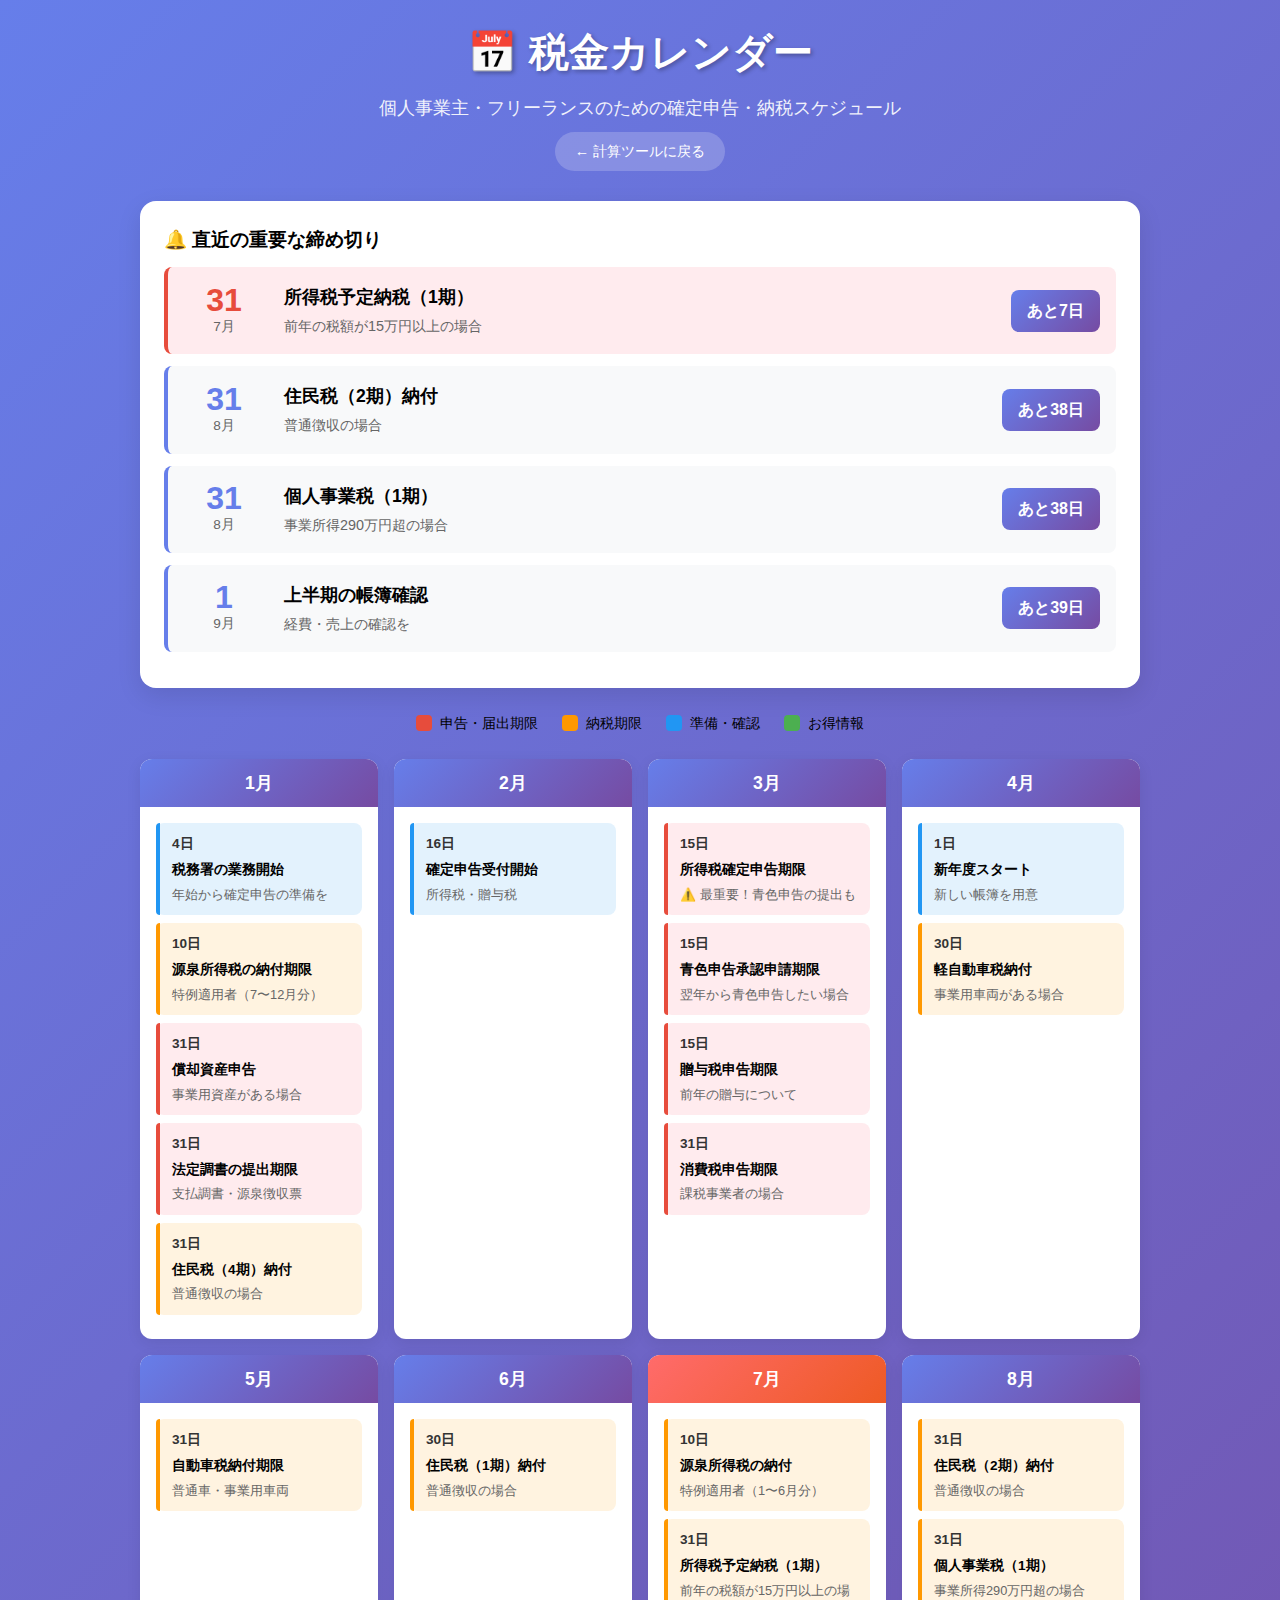
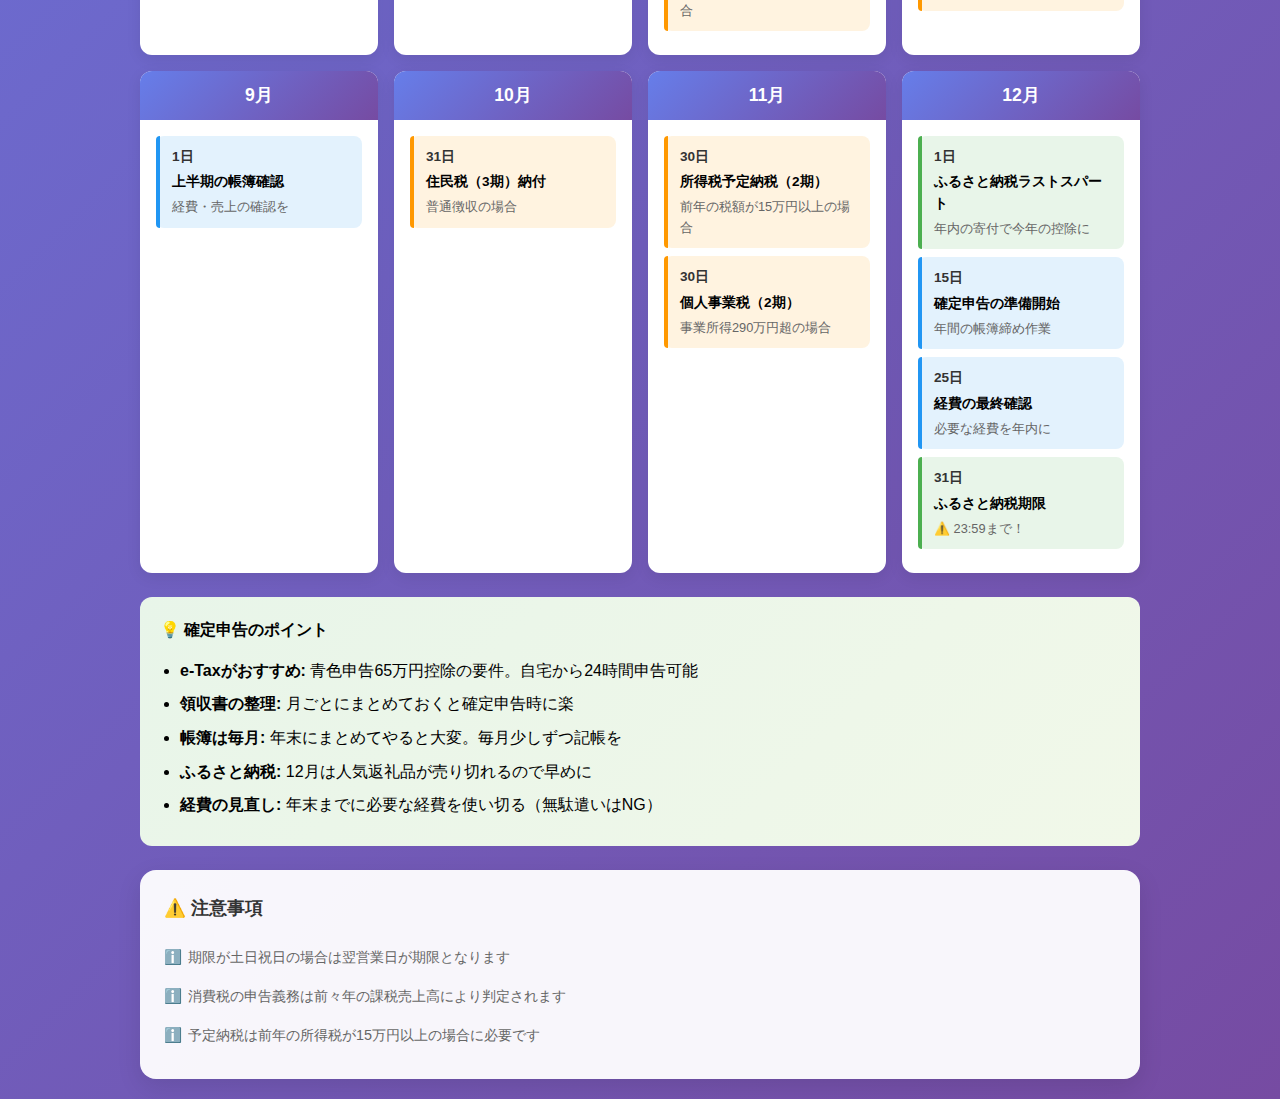
<file: tax-calendar.html>
<!DOCTYPE html>
<html lang="ja">
<head>
    <meta charset="UTF-8">
    <meta name="viewport" content="width=device-width, initial-scale=1.0">
    <meta name="description" content="個人事業主・フリーランスのための確定申告・税金スケジュールカレンダー。重要な締め切りを一目で確認。">
    <title>税金カレンダー | 確定申告スケジュール</title>
    <link rel="stylesheet" href="style.css">
    <style>
        .calendar-container { max-width: 1000px; margin: 0 auto; }

        .year-nav {
            display: flex;
            justify-content: center;
            gap: 20px;
            margin: 20px 0;
        }

        .year-nav button {
            padding: 10px 20px;
            border: 2px solid #667eea;
            border-radius: 8px;
            background: white;
            color: #667eea;
            font-weight: 600;
            cursor: pointer;
            transition: all 0.3s ease;
        }

        .year-nav button.active, .year-nav button:hover {
            background: #667eea;
            color: white;
        }

        .calendar-grid {
            display: grid;
            grid-template-columns: repeat(4, 1fr);
            gap: 16px;
            margin: 24px 0;
        }

        .month-card {
            background: white;
            border-radius: 12px;
            padding: 16px;
            box-shadow: 0 4px 15px rgba(0,0,0,0.08);
            min-height: 200px;
        }

        .month-card h3 {
            text-align: center;
            padding: 10px;
            margin: -16px -16px 16px -16px;
            border-radius: 12px 12px 0 0;
            background: linear-gradient(135deg, #667eea 0%, #764ba2 100%);
            color: white;
            font-size: 1.1rem;
        }

        .month-card.current-month h3 {
            background: linear-gradient(135deg, #ff6b6b 0%, #ee5a24 100%);
        }

        .event {
            padding: 10px;
            margin: 8px 0;
            border-radius: 8px;
            font-size: 0.85rem;
            position: relative;
            padding-left: 16px;
        }

        .event:before {
            content: '';
            position: absolute;
            left: 0;
            top: 0;
            bottom: 0;
            width: 4px;
            border-radius: 4px 0 0 4px;
        }

        .event.deadline {
            background: #ffebee;
        }
        .event.deadline:before { background: #e74c3c; }

        .event.payment {
            background: #fff3e0;
        }
        .event.payment:before { background: #ff9800; }

        .event.preparation {
            background: #e3f2fd;
        }
        .event.preparation:before { background: #2196F3; }

        .event.bonus {
            background: #e8f5e9;
        }
        .event.bonus:before { background: #4CAF50; }

        .event-date {
            font-weight: 700;
            color: #333;
        }

        .event-title {
            font-weight: 600;
            margin: 4px 0;
        }

        .event-desc {
            color: #666;
            font-size: 0.8rem;
        }

        .legend {
            display: flex;
            justify-content: center;
            gap: 24px;
            margin: 20px 0;
            flex-wrap: wrap;
        }

        .legend-item {
            display: flex;
            align-items: center;
            gap: 8px;
            font-size: 0.9rem;
        }

        .legend-color {
            width: 16px;
            height: 16px;
            border-radius: 4px;
        }

        .upcoming-section {
            background: white;
            border-radius: 16px;
            padding: 24px;
            margin: 24px 0;
            box-shadow: 0 8px 25px rgba(0,0,0,0.1);
        }

        .upcoming-event {
            display: flex;
            align-items: center;
            padding: 16px;
            margin: 12px 0;
            background: #f8f9fa;
            border-radius: 8px;
            border-left: 4px solid #667eea;
        }

        .upcoming-event.urgent {
            border-left-color: #e74c3c;
            background: #ffebee;
        }

        .upcoming-date {
            min-width: 80px;
            text-align: center;
            margin-right: 20px;
        }

        .upcoming-date .day {
            font-size: 2rem;
            font-weight: 700;
            color: #667eea;
            line-height: 1;
        }

        .upcoming-event.urgent .upcoming-date .day {
            color: #e74c3c;
        }

        .upcoming-date .month {
            font-size: 0.85rem;
            color: #666;
        }

        .upcoming-content {
            flex: 1;
        }

        .upcoming-title {
            font-weight: 600;
            font-size: 1.1rem;
            margin-bottom: 4px;
        }

        .upcoming-desc {
            color: #666;
            font-size: 0.9rem;
        }

        .countdown {
            text-align: center;
            padding: 8px 16px;
            background: linear-gradient(135deg, #667eea 0%, #764ba2 100%);
            color: white;
            border-radius: 8px;
            font-weight: 600;
        }

        .tips-section {
            background: linear-gradient(135deg, #e8f5e9 0%, #f1f8e9 100%);
            border-radius: 12px;
            padding: 20px;
            margin: 24px 0;
        }

        .tips-section h4 {
            margin-bottom: 15px;
        }

        .tips-section ul {
            margin-left: 20px;
        }

        .tips-section li {
            margin: 8px 0;
        }

        @media (max-width: 900px) {
            .calendar-grid {
                grid-template-columns: repeat(2, 1fr);
            }
        }

        @media (max-width: 600px) {
            .calendar-grid {
                grid-template-columns: 1fr;
            }
        }
    </style>
</head>
<body>
    <div class="container calendar-container">
        <header>
            <h1>📅 税金カレンダー</h1>
            <p>個人事業主・フリーランスのための確定申告・納税スケジュール</p>
            <a href="jigyounushi.html" style="display: inline-block; margin-top: 10px; padding: 8px 20px; background: rgba(255,255,255,0.2); color: white; text-decoration: none; border-radius: 20px; font-size: 0.9rem;">← 計算ツールに戻る</a>
        </header>

        <!-- Upcoming Events -->
        <div class="upcoming-section">
            <h3>🔔 直近の重要な締め切り</h3>
            <div id="upcomingEvents">
                <!-- Dynamic content -->
            </div>
        </div>

        <!-- Legend -->
        <div class="legend">
            <div class="legend-item">
                <div class="legend-color" style="background: #e74c3c;"></div>
                <span>申告・届出期限</span>
            </div>
            <div class="legend-item">
                <div class="legend-color" style="background: #ff9800;"></div>
                <span>納税期限</span>
            </div>
            <div class="legend-item">
                <div class="legend-color" style="background: #2196F3;"></div>
                <span>準備・確認</span>
            </div>
            <div class="legend-item">
                <div class="legend-color" style="background: #4CAF50;"></div>
                <span>お得情報</span>
            </div>
        </div>

        <!-- Calendar Grid -->
        <div class="calendar-grid" id="calendarGrid">
            <!-- Dynamic content -->
        </div>

        <!-- Tips -->
        <div class="tips-section">
            <h4>💡 確定申告のポイント</h4>
            <ul>
                <li><strong>e-Taxがおすすめ:</strong> 青色申告65万円控除の要件。自宅から24時間申告可能</li>
                <li><strong>領収書の整理:</strong> 月ごとにまとめておくと確定申告時に楽</li>
                <li><strong>帳簿は毎月:</strong> 年末にまとめてやると大変。毎月少しずつ記帳を</li>
                <li><strong>ふるさと納税:</strong> 12月は人気返礼品が売り切れるので早めに</li>
                <li><strong>経費の見直し:</strong> 年末までに必要な経費を使い切る（無駄遣いはNG）</li>
            </ul>
        </div>

        <div class="info-section">
            <h3>⚠️ 注意事項</h3>
            <ul>
                <li>期限が土日祝日の場合は翌営業日が期限となります</li>
                <li>消費税の申告義務は前々年の課税売上高により判定されます</li>
                <li>予定納税は前年の所得税が15万円以上の場合に必要です</li>
            </ul>
        </div>
    </div>

    <script>
        const taxEvents = [
            // 1月
            { month: 1, day: 4, title: '税務署の業務開始', type: 'preparation', desc: '年始から確定申告の準備を' },
            { month: 1, day: 10, title: '源泉所得税の納付期限', type: 'payment', desc: '特例適用者（7〜12月分）' },
            { month: 1, day: 31, title: '償却資産申告', type: 'deadline', desc: '事業用資産がある場合' },
            { month: 1, day: 31, title: '法定調書の提出期限', type: 'deadline', desc: '支払調書・源泉徴収票' },

            // 2月
            { month: 2, day: 16, title: '確定申告受付開始', type: 'preparation', desc: '所得税・贈与税' },

            // 3月
            { month: 3, day: 15, title: '所得税確定申告期限', type: 'deadline', desc: '⚠️ 最重要！青色申告の提出も' },
            { month: 3, day: 15, title: '青色申告承認申請期限', type: 'deadline', desc: '翌年から青色申告したい場合' },
            { month: 3, day: 15, title: '贈与税申告期限', type: 'deadline', desc: '前年の贈与について' },
            { month: 3, day: 31, title: '消費税申告期限', type: 'deadline', desc: '課税事業者の場合' },

            // 4月
            { month: 4, day: 1, title: '新年度スタート', type: 'preparation', desc: '新しい帳簿を用意' },
            { month: 4, day: 30, title: '軽自動車税納付', type: 'payment', desc: '事業用車両がある場合' },

            // 5月
            { month: 5, day: 31, title: '自動車税納付期限', type: 'payment', desc: '普通車・事業用車両' },

            // 6月
            { month: 6, day: 30, title: '住民税（1期）納付', type: 'payment', desc: '普通徴収の場合' },

            // 7月
            { month: 7, day: 10, title: '源泉所得税の納付', type: 'payment', desc: '特例適用者（1〜6月分）' },
            { month: 7, day: 31, title: '所得税予定納税（1期）', type: 'payment', desc: '前年の税額が15万円以上の場合' },

            // 8月
            { month: 8, day: 31, title: '住民税（2期）納付', type: 'payment', desc: '普通徴収の場合' },
            { month: 8, day: 31, title: '個人事業税（1期）', type: 'payment', desc: '事業所得290万円超の場合' },

            // 9月
            { month: 9, day: 1, title: '上半期の帳簿確認', type: 'preparation', desc: '経費・売上の確認を' },

            // 10月
            { month: 10, day: 31, title: '住民税（3期）納付', type: 'payment', desc: '普通徴収の場合' },

            // 11月
            { month: 11, day: 30, title: '所得税予定納税（2期）', type: 'payment', desc: '前年の税額が15万円以上の場合' },
            { month: 11, day: 30, title: '個人事業税（2期）', type: 'payment', desc: '事業所得290万円超の場合' },

            // 12月
            { month: 12, day: 1, title: 'ふるさと納税ラストスパート', type: 'bonus', desc: '年内の寄付で今年の控除に' },
            { month: 12, day: 15, title: '確定申告の準備開始', type: 'preparation', desc: '年間の帳簿締め作業' },
            { month: 12, day: 25, title: '経費の最終確認', type: 'preparation', desc: '必要な経費を年内に' },
            { month: 12, day: 31, title: 'ふるさと納税期限', type: 'bonus', desc: '⚠️ 23:59まで！' },

            // 1月（翌年表示用）
            { month: 1, day: 31, title: '住民税（4期）納付', type: 'payment', desc: '普通徴収の場合' },
        ];

        const monthNames = ['1月', '2月', '3月', '4月', '5月', '6月', '7月', '8月', '9月', '10月', '11月', '12月'];

        function renderCalendar() {
            const grid = document.getElementById('calendarGrid');
            const currentMonth = new Date().getMonth() + 1;

            grid.innerHTML = '';

            for (let month = 1; month <= 12; month++) {
                const monthEvents = taxEvents.filter(e => e.month === month);
                const isCurrentMonth = month === currentMonth;

                const card = document.createElement('div');
                card.className = 'month-card' + (isCurrentMonth ? ' current-month' : '');

                let eventsHtml = '';
                monthEvents.forEach(event => {
                    eventsHtml += `
                        <div class="event ${event.type}">
                            <div class="event-date">${event.day}日</div>
                            <div class="event-title">${event.title}</div>
                            <div class="event-desc">${event.desc}</div>
                        </div>
                    `;
                });

                if (monthEvents.length === 0) {
                    eventsHtml = '<p style="color: #999; text-align: center; padding: 20px;">特になし</p>';
                }

                card.innerHTML = `
                    <h3>${monthNames[month - 1]}</h3>
                    ${eventsHtml}
                `;

                grid.appendChild(card);
            }
        }

        function renderUpcoming() {
            const container = document.getElementById('upcomingEvents');
            const today = new Date();
            const currentMonth = today.getMonth() + 1;
            const currentDay = today.getDate();

            // Get upcoming events (next 90 days)
            const upcoming = [];
            for (let i = 0; i < 4; i++) {
                const checkMonth = ((currentMonth - 1 + i) % 12) + 1;
                taxEvents.filter(e => e.month === checkMonth).forEach(event => {
                    let eventDate;
                    if (i === 0 && event.day < currentDay) {
                        // Past event this month, skip or show next year
                        return;
                    }
                    eventDate = new Date(today.getFullYear() + (checkMonth < currentMonth ? 1 : 0), checkMonth - 1, event.day);
                    const daysUntil = Math.ceil((eventDate - today) / (1000 * 60 * 60 * 24));
                    if (daysUntil >= 0 && daysUntil <= 90) {
                        upcoming.push({ ...event, daysUntil, eventDate });
                    }
                });
            }

            // Sort by date
            upcoming.sort((a, b) => a.daysUntil - b.daysUntil);

            // Take top 5
            const topEvents = upcoming.slice(0, 5);

            container.innerHTML = topEvents.map(event => {
                const isUrgent = event.daysUntil <= 14;
                let countdown = '';
                if (event.daysUntil === 0) {
                    countdown = '今日！';
                } else if (event.daysUntil === 1) {
                    countdown = '明日';
                } else {
                    countdown = `あと${event.daysUntil}日`;
                }

                return `
                    <div class="upcoming-event ${isUrgent ? 'urgent' : ''}">
                        <div class="upcoming-date">
                            <div class="day">${event.day}</div>
                            <div class="month">${monthNames[event.month - 1]}</div>
                        </div>
                        <div class="upcoming-content">
                            <div class="upcoming-title">${event.title}</div>
                            <div class="upcoming-desc">${event.desc}</div>
                        </div>
                        <div class="countdown">${countdown}</div>
                    </div>
                `;
            }).join('');

            if (topEvents.length === 0) {
                container.innerHTML = '<p style="text-align: center; color: #666; padding: 20px;">直近の締め切りはありません</p>';
            }
        }

        // Initialize
        document.addEventListener('DOMContentLoaded', function() {
            renderCalendar();
            renderUpcoming();
        });
    </script>
</body>
</html>
</file>
<file: style.css>
* {
    margin: 0;
    padding: 0;
    box-sizing: border-box;
}

body {
    font-family: 'Hiragino Sans', 'Yu Gothic', 'Helvetica Neue', Arial, sans-serif;
    background: linear-gradient(135deg, #667eea 0%, #764ba2 100%);
    min-height: 100vh;
    padding: 20px;
    line-height: 1.6;
}

.container {
    max-width: 900px;
    margin: 0 auto;
}

header {
    text-align: center;
    margin-bottom: 30px;
    color: white;
}

header h1 {
    font-size: 2.5rem;
    margin-bottom: 10px;
    text-shadow: 2px 2px 4px rgba(0,0,0,0.3);
    font-weight: 700;
}

header p {
    font-size: 1.1rem;
    opacity: 0.9;
}

.calculator {
    background: white;
    border-radius: 16px;
    padding: 32px;
    box-shadow: 0 16px 40px rgba(0,0,0,0.15);
    margin-bottom: 24px;
}

.section {
    margin-bottom: 32px;
}

.section h3 {
    font-size: 1.25rem;
    color: #333;
    margin-bottom: 20px;
    padding-bottom: 8px;
    border-bottom: 2px solid #f0f0f0;
    font-weight: 600;
}

.input-row {
    display: grid;
    grid-template-columns: 1fr 1fr;
    gap: 20px;
    margin-bottom: 20px;
}

.input-group {
    position: relative;
    display: flex;
    flex-direction: column;
}

.input-group label {
    font-weight: 600;
    color: #555;
    margin-bottom: 8px;
    font-size: 0.95rem;
}

.input-group input,
.input-group select {
    width: 100%;
    padding: 14px 16px;
    border: 2px solid #e1e5e9;
    border-radius: 8px;
    font-size: 16px;
    transition: all 0.3s ease;
    background: #fff;
}

.input-group input:focus,
.input-group select:focus {
    outline: none;
    border-color: #667eea;
    box-shadow: 0 0 0 3px rgba(102, 126, 234, 0.1);
}

.unit {
    position: absolute;
    right: 16px;
    bottom: 15px;
    color: #888;
    font-weight: 500;
    pointer-events: none;
}

.checkbox-row {
    display: flex;
    gap: 24px;
    margin-bottom: 20px;
    flex-wrap: wrap;
}

.checkbox-label {
    display: flex;
    align-items: center;
    cursor: pointer;
    font-size: 0.95rem;
    font-weight: 500;
    color: #555;
    position: relative;
    padding-left: 32px;
}

.checkbox-label input[type="checkbox"] {
    position: absolute;
    opacity: 0;
    width: 0;
    height: 0;
}

.checkmark {
    position: absolute;
    left: 0;
    height: 20px;
    width: 20px;
    background-color: #f8f9fa;
    border: 2px solid #e1e5e9;
    border-radius: 4px;
    transition: all 0.3s ease;
}

.checkbox-label:hover .checkmark {
    background-color: #f0f0f0;
}

.checkbox-label input:checked ~ .checkmark {
    background-color: #667eea;
    border-color: #667eea;
}

.checkmark:after {
    content: "";
    position: absolute;
    display: none;
    left: 6px;
    top: 2px;
    width: 6px;
    height: 12px;
    border: solid white;
    border-width: 0 2px 2px 0;
    transform: rotate(45deg);
}

.checkbox-label input:checked ~ .checkmark:after {
    display: block;
}

.expandable {
    margin-top: 20px;
}

.expand-btn {
    background: #f8f9fa;
    border: 2px solid #e1e5e9;
    border-radius: 8px;
    padding: 12px 16px;
    width: 100%;
    text-align: left;
    cursor: pointer;
    font-size: 0.95rem;
    font-weight: 500;
    color: #555;
    transition: all 0.3s ease;
    display: flex;
    justify-content: space-between;
    align-items: center;
}

.expand-btn:hover {
    background: #f0f0f0;
    border-color: #d0d5dd;
}

.expand-btn:focus {
    outline: none;
    border-color: #667eea;
    box-shadow: 0 0 0 3px rgba(102, 126, 234, 0.1);
}

.advanced-content {
    max-height: 0;
    overflow: hidden;
    transition: max-height 0.3s ease;
    border-left: 3px solid #e1e5e9;
    margin-left: 16px;
    padding-left: 20px;
}

.advanced-content.show {
    max-height: 300px;
    padding-top: 20px;
}

.calculate-btn {
    width: 100%;
    background: linear-gradient(135deg, #667eea 0%, #764ba2 100%);
    color: white;
    border: none;
    border-radius: 12px;
    padding: 16px 24px;
    font-size: 1.1rem;
    font-weight: 600;
    cursor: pointer;
    transition: all 0.3s ease;
    text-transform: none;
    letter-spacing: 0.5px;
}

.calculate-btn:hover {
    transform: translateY(-2px);
    box-shadow: 0 8px 25px rgba(102, 126, 234, 0.4);
}

.calculate-btn:active {
    transform: translateY(0);
}

.results {
    background: white;
    border-radius: 16px;
    padding: 32px;
    box-shadow: 0 16px 40px rgba(0,0,0,0.15);
    margin-bottom: 24px;
}

.results.hidden {
    display: none;
}

.results-header {
    text-align: center;
    margin-bottom: 32px;
}

.results-header h2 {
    font-size: 1.5rem;
    color: #333;
    font-weight: 600;
}

.result-grid {
    display: grid;
    grid-template-columns: 2fr 1fr 1fr;
    gap: 20px;
    margin-bottom: 32px;
}

.result-card {
    background: #f8f9fa;
    border: 2px solid #e9ecef;
    border-radius: 12px;
    padding: 24px;
    text-align: center;
    transition: all 0.3s ease;
}

.result-card.primary {
    background: linear-gradient(135deg, #667eea 0%, #764ba2 100%);
    color: white;
    border: none;
    transform: scale(1.02);
}

.result-label {
    font-size: 0.9rem;
    font-weight: 500;
    margin-bottom: 8px;
    opacity: 0.8;
}

.result-value {
    font-size: 1.8rem;
    font-weight: 700;
    margin-bottom: 4px;
}

.primary .result-value {
    font-size: 2.2rem;
}

.result-sub {
    font-size: 0.85rem;
    opacity: 0.7;
}

.breakdown {
    margin-bottom: 32px;
}

.breakdown h3 {
    font-size: 1.1rem;
    color: #333;
    margin-bottom: 16px;
    font-weight: 600;
}

.breakdown-grid {
    display: grid;
    grid-template-columns: repeat(auto-fit, minmax(250px, 1fr));
    gap: 12px;
}

.breakdown-item {
    display: flex;
    justify-content: space-between;
    align-items: center;
    padding: 12px 16px;
    background: #f8f9fa;
    border-radius: 8px;
    border-left: 4px solid #e9ecef;
}

.breakdown-label {
    font-weight: 500;
    color: #555;
    font-size: 0.9rem;
}

.breakdown-value {
    font-weight: 600;
    color: #333;
    font-size: 0.95rem;
}

.bonus-breakdown {
    border-top: 2px solid #f0f0f0;
    padding-top: 24px;
}

.bonus-breakdown h3 {
    font-size: 1.1rem;
    color: #333;
    margin-bottom: 16px;
    font-weight: 600;
}

.info-section {
    background: rgba(255,255,255,0.95);
    border-radius: 16px;
    padding: 24px;
    box-shadow: 0 8px 25px rgba(0,0,0,0.1);
}

.info-section h3 {
    color: #333;
    margin-bottom: 16px;
    font-size: 1.1rem;
    font-weight: 600;
}

.info-section ul {
    list-style: none;
    padding: 0;
}

.info-section li {
    padding: 8px 0;
    color: #666;
    font-size: 0.9rem;
    position: relative;
    padding-left: 24px;
}

.info-section li:before {
    content: "ℹ️";
    position: absolute;
    left: 0;
    top: 8px;
}

@media (max-width: 768px) {
    .container {
        padding: 10px;
    }
    
    header h1 {
        font-size: 2rem;
    }
    
    .calculator, .results {
        padding: 24px;
        border-radius: 12px;
    }
    
    .input-row {
        grid-template-columns: 1fr;
        gap: 16px;
    }
    
    .result-grid {
        grid-template-columns: 1fr;
        gap: 16px;
    }
    
    .result-card {
        padding: 20px;
    }
    
    .breakdown-grid {
        grid-template-columns: 1fr;
    }
    
    .checkbox-row {
        flex-direction: column;
        gap: 16px;
    }
}

@media (max-width: 480px) {
    body {
        padding: 12px;
    }
    
    .calculator, .results {
        padding: 20px;
    }
    
    .section {
        margin-bottom: 24px;
    }
    
    .result-value {
        font-size: 1.5rem;
    }
    
    .primary .result-value {
        font-size: 1.8rem;
    }
}

.dependent-group {
    margin-bottom: 20px;
}

.dependent-main {
    margin-bottom: 12px;
}

.dependent-sub {
    margin-left: 24px;
    position: relative;
}

.dependent-sub:before {
    content: "└";
    position: absolute;
    left: -16px;
    top: 50%;
    transform: translateY(-50%);
    color: #999;
    font-size: 16px;
}

.tax-info {
    border-top: 2px solid #f0f0f0;
    padding-top: 24px;
    margin-bottom: 24px;
}

.tax-info h3 {
    font-size: 1.1rem;
    color: #333;
    margin-bottom: 16px;
    font-weight: 600;
}

.tax-tips {
    background: linear-gradient(135deg, #e3f2fd 0%, #f3e5f5 100%);
    border-radius: 12px;
    padding: 24px;
    margin-top: 24px;
}

.tax-tips h3 {
    font-size: 1.1rem;
    color: #333;
    margin-bottom: 16px;
    font-weight: 600;
}

.tip-item {
    margin-bottom: 12px;
    padding: 12px;
    background: rgba(255,255,255,0.7);
    border-radius: 8px;
    border-left: 4px solid #667eea;
}

.tip-item:last-child {
    margin-bottom: 0;
}

.tip-item strong {
    color: #333;
    display: inline-block;
    margin-bottom: 4px;
}

.tip-item span {
    color: #555;
    font-size: 0.9rem;
    line-height: 1.4;
}

.tax-savings {
    margin-top: 8px;
    padding: 8px 12px;
    background: linear-gradient(135deg, #e8f5e8 0%, #f0f8ff 100%);
    border-radius: 6px;
    border-left: 3px solid #27ae60;
    display: flex;
    justify-content: space-between;
    align-items: center;
}

.savings-label {
    font-size: 0.85rem;
    color: #27ae60;
    font-weight: 500;
}

.savings-amount {
    font-size: 0.95rem;
    font-weight: 700;
    color: #27ae60;
    background: rgba(39, 174, 96, 0.1);
    padding: 2px 8px;
    border-radius: 4px;
}

/* AI Recommendations Styles */
.ai-recommendations {
    background: linear-gradient(135deg, #667eea 0%, #764ba2 100%);
    border-radius: 16px;
    padding: 24px;
    margin-top: 24px;
    color: white;
    position: relative;
    overflow: hidden;
}

.ai-recommendations::before {
    content: '';
    position: absolute;
    top: 0;
    left: 0;
    right: 0;
    bottom: 0;
    background: url('data:image/svg+xml,<svg xmlns="http://www.w3.org/2000/svg" viewBox="0 0 100 100"><defs><pattern id="grid" width="10" height="10" patternUnits="userSpaceOnUse"><path d="M 10 0 L 0 0 0 10" fill="none" stroke="white" stroke-width="0.5" opacity="0.1"/></pattern></defs><rect width="100" height="100" fill="url(%23grid)" /></svg>');
    pointer-events: none;
}

.ai-recommendations h3 {
    color: white;
    border-bottom: 2px solid rgba(255,255,255,0.3);
    font-size: 1.3rem;
    margin-bottom: 20px;
    position: relative;
    z-index: 1;
}

.user-profile {
    margin-bottom: 20px;
    position: relative;
    z-index: 1;
}

.profile-tag {
    display: inline-block;
    background: rgba(255,255,255,0.2);
    padding: 8px 16px;
    border-radius: 20px;
    font-size: 0.9rem;
    font-weight: 500;
    backdrop-filter: blur(10px);
    border: 1px solid rgba(255,255,255,0.3);
}

.recommendation-grid {
    display: grid;
    grid-template-columns: repeat(auto-fit, minmax(250px, 1fr));
    gap: 16px;
    margin-bottom: 20px;
    position: relative;
    z-index: 1;
}

.recommendation-item {
    background: rgba(255,255,255,0.15);
    border-radius: 12px;
    padding: 16px;
    backdrop-filter: blur(10px);
    border: 1px solid rgba(255,255,255,0.2);
    transition: all 0.3s ease;
    position: relative;
}

.recommendation-item:hover {
    transform: translateY(-2px);
    background: rgba(255,255,255,0.25);
}

.recommendation-item.high-priority {
    border-left: 4px solid #f1c40f;
    background: rgba(241, 196, 15, 0.2);
}

.recommendation-item.medium-priority {
    border-left: 4px solid #3498db;
    background: rgba(52, 152, 219, 0.2);
}

.recommendation-item.low-priority {
    border-left: 4px solid #95a5a6;
    background: rgba(149, 165, 166, 0.2);
}

.recommendation-title {
    font-weight: 600;
    font-size: 1rem;
    margin-bottom: 8px;
    display: flex;
    align-items: center;
    gap: 8px;
}

.recommendation-desc {
    font-size: 0.9rem;
    line-height: 1.4;
    margin-bottom: 12px;
    opacity: 0.9;
}

.recommendation-impact {
    display: flex;
    justify-content: space-between;
    align-items: center;
    font-size: 0.85rem;
}

.impact-amount {
    font-weight: 700;
    background: rgba(255,255,255,0.3);
    padding: 4px 8px;
    border-radius: 6px;
}

.strategy-summary {
    background: rgba(255,255,255,0.1);
    border-radius: 12px;
    padding: 20px;
    backdrop-filter: blur(10px);
    border: 1px solid rgba(255,255,255,0.2);
    position: relative;
    z-index: 1;
}

.strategy-summary h4 {
    margin-bottom: 12px;
    font-size: 1.1rem;
    color: white;
}

.strategy-text {
    font-size: 0.95rem;
    line-height: 1.5;
    opacity: 0.95;
}

/* Plan Comparison Styles */
.plan-comparison {
    margin-top: 20px;
    position: relative;
    z-index: 1;
}

.comparison-header {
    display: flex;
    justify-content: space-between;
    align-items: center;
    margin-bottom: 16px;
}

.comparison-header h4 {
    color: white;
    font-size: 1.1rem;
    margin: 0;
}

.comparison-btn {
    background: rgba(255,255,255,0.2);
    border: 1px solid rgba(255,255,255,0.3);
    border-radius: 8px;
    color: white;
    padding: 8px 16px;
    cursor: pointer;
    font-size: 0.9rem;
    font-weight: 500;
    backdrop-filter: blur(10px);
    transition: all 0.3s ease;
    display: flex;
    align-items: center;
    gap: 8px;
}

.comparison-btn:hover {
    background: rgba(255,255,255,0.3);
    transform: translateY(-1px);
}

.comparison-content {
    max-height: 0;
    overflow: hidden;
    transition: max-height 0.3s ease;
}

.comparison-content.show {
    max-height: 1000px;
    padding-top: 16px;
}

.plan-selector {
    margin-bottom: 20px;
}

.plan-selector h5 {
    color: white;
    font-size: 1rem;
    margin-bottom: 12px;
}

.plan-options {
    display: grid;
    grid-template-columns: repeat(auto-fill, minmax(250px, 1fr));
    gap: 12px;
    margin-bottom: 16px;
}

.plan-option {
    background: rgba(255,255,255,0.1);
    border: 2px solid rgba(255,255,255,0.2);
    border-radius: 8px;
    padding: 12px;
    cursor: pointer;
    transition: all 0.3s ease;
    backdrop-filter: blur(10px);
}

.plan-option:hover {
    background: rgba(255,255,255,0.2);
    border-color: rgba(255,255,255,0.4);
}

.plan-option.selected {
    background: rgba(255,255,255,0.3);
    border-color: #f1c40f;
    box-shadow: 0 0 0 2px rgba(241, 196, 15, 0.3);
}

.plan-option-title {
    font-weight: 600;
    font-size: 0.9rem;
    color: white;
    margin-bottom: 4px;
}

.plan-option-impact {
    font-size: 0.8rem;
    color: rgba(255,255,255,0.8);
}

.comparison-table {
    background: rgba(255,255,255,0.1);
    border-radius: 12px;
    padding: 20px;
    backdrop-filter: blur(10px);
    border: 1px solid rgba(255,255,255,0.2);
    margin-bottom: 20px;
    overflow-x: auto;
}

.comparison-table table {
    width: 100%;
    border-collapse: collapse;
    color: white;
}

.comparison-table th,
.comparison-table td {
    padding: 12px 8px;
    text-align: left;
    border-bottom: 1px solid rgba(255,255,255,0.2);
}

.comparison-table th {
    font-weight: 600;
    background: rgba(255,255,255,0.1);
    font-size: 0.9rem;
}

.comparison-table td {
    font-size: 0.85rem;
}

.comparison-table .plan-column {
    min-width: 120px;
}

.comparison-table .impact-cell {
    font-weight: 600;
    color: #f1c40f;
}

.comparison-summary {
    background: rgba(255,255,255,0.1);
    border-radius: 12px;
    padding: 16px;
    backdrop-filter: blur(10px);
    border: 1px solid rgba(255,255,255,0.2);
}

.comparison-summary h5 {
    color: white;
    font-size: 1rem;
    margin-bottom: 12px;
}

.summary-stats {
    display: grid;
    grid-template-columns: repeat(auto-fit, minmax(150px, 1fr));
    gap: 12px;
}

.summary-stat {
    text-align: center;
    padding: 12px;
    background: rgba(255,255,255,0.1);
    border-radius: 8px;
}

.summary-stat-label {
    font-size: 0.8rem;
    color: rgba(255,255,255,0.8);
    margin-bottom: 4px;
}

.summary-stat-value {
    font-size: 1.1rem;
    font-weight: 700;
    color: #f1c40f;
}

.best-combination {
    margin-top: 16px;
    padding: 12px;
    background: rgba(241, 196, 15, 0.2);
    border: 1px solid rgba(241, 196, 15, 0.4);
    border-radius: 8px;
}

.best-combination-text {
    color: white;
    font-size: 0.9rem;
    line-height: 1.4;
}

/* Calculation Process Transparency Styles */
.calculation-process {
    background: white;
    border-radius: 16px;
    padding: 24px;
    box-shadow: 0 8px 25px rgba(0,0,0,0.1);
    margin-bottom: 24px;
    border: 2px solid #f0f0f0;
}

.process-header {
    display: flex;
    justify-content: space-between;
    align-items: center;
    margin-bottom: 20px;
    padding-bottom: 16px;
    border-bottom: 2px solid #f0f0f0;
}

.process-header h3 {
    color: #333;
    font-size: 1.2rem;
    margin: 0;
    font-weight: 600;
}

.process-toggle-btn {
    background: linear-gradient(135deg, #667eea 0%, #764ba2 100%);
    color: white;
    border: none;
    border-radius: 8px;
    padding: 10px 16px;
    cursor: pointer;
    font-size: 0.9rem;
    font-weight: 500;
    transition: all 0.3s ease;
    display: flex;
    align-items: center;
    gap: 8px;
}

.process-toggle-btn:hover {
    transform: translateY(-1px);
    box-shadow: 0 4px 15px rgba(102, 126, 234, 0.3);
}

.process-content {
    max-height: 0;
    overflow: hidden;
    transition: max-height 0.3s ease;
}

.process-content.show {
    max-height: 2000px;
    padding-top: 16px;
}

.process-tabs {
    display: flex;
    gap: 8px;
    margin-bottom: 20px;
    overflow-x: auto;
    padding-bottom: 8px;
}

.process-tab {
    background: #f8f9fa;
    border: 2px solid #e9ecef;
    border-radius: 8px;
    padding: 10px 16px;
    cursor: pointer;
    font-size: 0.9rem;
    font-weight: 500;
    color: #666;
    transition: all 0.3s ease;
    white-space: nowrap;
    min-width: 120px;
}

.process-tab:hover {
    background: #e9ecef;
    border-color: #dee2e6;
}

.process-tab.active {
    background: linear-gradient(135deg, #667eea 0%, #764ba2 100%);
    color: white;
    border-color: #667eea;
}

.process-tab-content {
    background: #f8f9fa;
    border-radius: 12px;
    padding: 20px;
    border: 2px solid #e9ecef;
}

.calculation-step {
    margin-bottom: 20px;
    padding: 16px;
    background: white;
    border-radius: 8px;
    border-left: 4px solid #667eea;
    box-shadow: 0 2px 8px rgba(0,0,0,0.05);
}

.calculation-step:last-child {
    margin-bottom: 0;
}

.step-title {
    font-weight: 600;
    font-size: 1rem;
    color: #333;
    margin-bottom: 8px;
    display: flex;
    align-items: center;
    gap: 8px;
}

.step-number {
    background: #667eea;
    color: white;
    width: 24px;
    height: 24px;
    border-radius: 50%;
    display: flex;
    align-items: center;
    justify-content: center;
    font-size: 0.8rem;
    font-weight: 600;
}

.step-formula {
    background: #f0f4f8;
    border: 1px solid #e2e8f0;
    border-radius: 6px;
    padding: 12px;
    margin: 8px 0;
    font-family: 'Courier New', monospace;
    font-size: 0.9rem;
    color: #2d3748;
    line-height: 1.4;
}

.step-explanation {
    color: #666;
    font-size: 0.9rem;
    line-height: 1.5;
    margin-bottom: 8px;
}

.step-result {
    background: linear-gradient(135deg, #e8f5e8 0%, #f0f8ff 100%);
    border: 1px solid #27ae60;
    border-radius: 6px;
    padding: 10px 12px;
    margin-top: 8px;
    display: flex;
    justify-content: space-between;
    align-items: center;
}

.step-result-label {
    font-size: 0.9rem;
    color: #27ae60;
    font-weight: 500;
}

.step-result-value {
    font-size: 1rem;
    font-weight: 700;
    color: #27ae60;
}

.formula-variable {
    background: #667eea;
    color: white;
    padding: 2px 6px;
    border-radius: 4px;
    font-size: 0.8rem;
    font-weight: 500;
    margin: 0 2px;
}

.rate-source {
    background: #fff3cd;
    border: 1px solid #ffeaa7;
    border-radius: 6px;
    padding: 8px 12px;
    margin-top: 8px;
    font-size: 0.85rem;
    color: #856404;
}

.rate-source-title {
    font-weight: 600;
    margin-bottom: 4px;
}

.interactive-slider {
    margin: 12px 0;
}

.slider-container {
    display: flex;
    align-items: center;
    gap: 12px;
    margin-bottom: 8px;
}

.slider-label {
    font-size: 0.9rem;
    color: #666;
    min-width: 100px;
}

.slider-input {
    flex: 1;
    height: 6px;
    border-radius: 3px;
    background: #e9ecef;
    outline: none;
    appearance: none;
}

.slider-input::-webkit-slider-thumb {
    appearance: none;
    width: 16px;
    height: 16px;
    border-radius: 50%;
    background: #667eea;
    cursor: pointer;
}

.slider-value {
    font-weight: 600;
    color: #333;
    min-width: 80px;
    text-align: right;
}

.deduction-breakdown {
    display: grid;
    grid-template-columns: repeat(auto-fit, minmax(200px, 1fr));
    gap: 12px;
    margin-top: 12px;
}

.deduction-item {
    background: white;
    border: 1px solid #e9ecef;
    border-radius: 6px;
    padding: 12px;
}

.deduction-item-title {
    font-weight: 600;
    color: #333;
    font-size: 0.9rem;
    margin-bottom: 6px;
}

.deduction-item-amount {
    font-size: 1rem;
    font-weight: 700;
    color: #667eea;
}

@media (max-width: 768px) {
    .process-header {
        flex-direction: column;
        gap: 12px;
        align-items: stretch;
    }
    
    .process-toggle-btn {
        justify-content: center;
    }
    
    .process-tabs {
        flex-wrap: wrap;
    }
    
    .process-tab {
        min-width: auto;
        flex: 1;
    }
    
    .calculation-step {
        padding: 12px;
    }
    
    .step-formula {
        font-size: 0.8rem;
    }
    
    .deduction-breakdown {
        grid-template-columns: 1fr;
    }
    
    .slider-container {
        flex-direction: column;
        align-items: stretch;
        gap: 8px;
    }
}

/* Loading Animation */
@keyframes spin {
    0% { transform: rotate(0deg); }
    100% { transform: rotate(360deg); }
}

/* Performance Optimizations */
.calculation-step,
.recommendation-item,
.plan-option {
    will-change: transform;
    transform: translateZ(0);
}

/* Error Message Styles */
.error-message {
    font-family: 'Hiragino Sans', 'Yu Gothic', 'Helvetica Neue', Arial, sans-serif;
    animation: slideInRight 0.3s ease-out;
}

@keyframes slideInRight {
    from {
        transform: translateX(100%);
        opacity: 0;
    }
    to {
        transform: translateX(0);
        opacity: 1;
    }
}

/* Accessibility Improvements */
@media (prefers-reduced-motion: reduce) {
    * {
        animation-duration: 0.01ms !important;
        animation-iteration-count: 1 !important;
        transition-duration: 0.01ms !important;
    }
}

/* Focus Styles for Better Accessibility */
button:focus,
input:focus,
select:focus {
    outline: 2px solid #667eea;
    outline-offset: 2px;
}

/* Print Styles */
@media print {
    .calculator {
        box-shadow: none;
        border: 1px solid #ddd;
    }
    
    .calculate-btn,
    .process-toggle-btn,
    .comparison-btn {
        display: none;
    }
    
    .process-content,
    .comparison-content {
        max-height: none !important;
        overflow: visible !important;
    }
}
/* ===================================
   Mode Selector Styles
   =================================== */
.mode-selector {
    margin: 30px auto;
    max-width: 900px;
    padding: 20px;
}

.mode-options {
    display: grid;
    grid-template-columns: repeat(auto-fit, minmax(300px, 1fr));
    gap: 30px;
    margin-top: 20px;
}

.mode-card {
    position: relative;
    background: white;
    border: 2px solid #e0e0e0;
    border-radius: 16px;
    padding: 30px 25px;
    text-align: center;
    text-decoration: none;
    color: #2c3e50;
    transition: all 0.3s ease;
    cursor: pointer;
    overflow: hidden;
}

.mode-card:hover {
    transform: translateY(-5px);
    box-shadow: 0 10px 30px rgba(0, 0, 0, 0.15);
    border-color: #667eea;
}

.mode-card.active {
    border-color: #667eea;
    background: linear-gradient(135deg, #667eea 0%, #764ba2 100%);
    color: white;
}

.mode-icon {
    font-size: 64px;
    margin-bottom: 15px;
    display: inline-block;
    animation: bounce 2s infinite;
}

.mode-card.active .mode-icon {
    animation: pulse 2s infinite;
}

@keyframes bounce {
    0%, 100% {
        transform: translateY(0);
    }
    50% {
        transform: translateY(-10px);
    }
}

@keyframes pulse {
    0%, 100% {
        transform: scale(1);
    }
    50% {
        transform: scale(1.1);
    }
}

.mode-card h4 {
    font-size: 1.5rem;
    margin: 10px 0;
    font-weight: 700;
}

.mode-card p {
    font-size: 0.95rem;
    opacity: 0.9;
    margin: 5px 0 15px 0;
}

.mode-features {
    list-style: none;
    padding: 0;
    margin: 15px 0 0 0;
    text-align: left;
}

.mode-features li {
    padding: 8px 0;
    font-size: 0.9rem;
    border-bottom: 1px solid rgba(0, 0, 0, 0.1);
}

.mode-card.active .mode-features li {
    border-bottom-color: rgba(255, 255, 255, 0.2);
}

.mode-features li:last-child {
    border-bottom: none;
}

.mode-badge {
    position: absolute;
    top: 15px;
    right: 15px;
    background: linear-gradient(135deg, #f093fb 0%, #f5576c 100%);
    color: white;
    padding: 5px 12px;
    border-radius: 20px;
    font-size: 0.75rem;
    font-weight: 700;
    text-transform: uppercase;
    letter-spacing: 0.5px;
    box-shadow: 0 2px 10px rgba(245, 87, 108, 0.3);
    animation: glow 2s infinite;
}

@keyframes glow {
    0%, 100% {
        box-shadow: 0 2px 10px rgba(245, 87, 108, 0.3);
    }
    50% {
        box-shadow: 0 2px 20px rgba(245, 87, 108, 0.6);
    }
}

/* Responsive Design for Mode Selector */
@media (max-width: 768px) {
    .mode-options {
        grid-template-columns: 1fr;
        gap: 20px;
    }
    
    .mode-card {
        padding: 25px 20px;
    }
    
    .mode-icon {
        font-size: 48px;
    }
    
    .mode-card h4 {
        font-size: 1.3rem;
    }
}

/* ===================================
   個人事業主モード専用スタイル
   =================================== */

/* Deduction Tracker Styles */
.deduction-status-card {
    background: white;
    border: 2px solid #e0e0e0;
    border-radius: 12px;
    padding: 20px;
    margin-bottom: 20px;
    transition: all 0.3s ease;
}

.deduction-status-card:hover {
    box-shadow: 0 4px 15px rgba(0, 0, 0, 0.1);
    transform: translateY(-2px);
}

.deduction-status-card.highlight-card {
    border-color: #f093fb;
    background: linear-gradient(135deg, #fff 0%, #fff5fb 100%);
}

.deduction-header {
    display: flex;
    justify-content: space-between;
    align-items: center;
    margin-bottom: 15px;
}

.deduction-header h4 {
    margin: 0;
    font-size: 1.1rem;
    color: #2c3e50;
}

.status-badge {
    padding: 5px 12px;
    border-radius: 20px;
    font-size: 0.85rem;
    font-weight: 600;
}

.status-badge.excellent {
    background: #d4edda;
    color: #155724;
}

.status-badge.good {
    background: #cce5ff;
    color: #004085;
}

.status-badge.warning {
    background: #fff3cd;
    color: #856404;
}

.status-badge.danger {
    background: #f8d7da;
    color: #721c24;
}

.status-badge.unused {
    background: #f0f0f0;
    color: #666;
}

.progress-bar-container {
    margin: 15px 0;
}

.progress-bar {
    width: 100%;
    height: 24px;
    background: #f0f0f0;
    border-radius: 12px;
    overflow: hidden;
    position: relative;
}

.progress-fill {
    height: 100%;
    transition: width 0.6s ease;
    border-radius: 12px;
    position: relative;
}

.progress-fill.excellent {
    background: linear-gradient(90deg, #4CAF50, #8BC34A);
}

.progress-fill.good {
    background: linear-gradient(90deg, #2196F3, #64B5F6);
}

.progress-fill.warning {
    background: linear-gradient(90deg, #FF9800, #FFB74D);
}

.progress-fill.danger {
    background: linear-gradient(90deg, #f44336, #ef5350);
}

.progress-fill.unused {
    background: #ddd;
    width: 0% !important;
}

.progress-label {
    display: flex;
    justify-content: space-between;
    margin-top: 8px;
    font-size: 0.9rem;
    color: #666;
}

.usage-amount {
    margin: 10px 0;
    font-size: 1rem;
    color: #2c3e50;
}

.deduction-recommendation {
    margin-top: 10px;
    padding: 10px;
    background: #f8f9fa;
    border-left: 4px solid #667eea;
    border-radius: 4px;
    font-size: 0.9rem;
    color: #495057;
}

.deduction-recommendation.highlight-text {
    background: #fff3e0;
    border-left-color: #ff9800;
    font-weight: 600;
    color: #e65100;
}

/* Tax Tip Cards */
.tax-tip-card {
    background: white;
    border: 2px solid #e0e0e0;
    border-radius: 16px;
    padding: 25px;
    margin-bottom: 25px;
    box-shadow: 0 2px 8px rgba(0, 0, 0, 0.05);
    transition: all 0.3s ease;
}

.tax-tip-card:hover {
    box-shadow: 0 8px 25px rgba(0, 0, 0, 0.1);
    transform: translateY(-3px);
}

.tip-header {
    display: flex;
    justify-content: space-between;
    align-items: center;
    margin-bottom: 15px;
}

.tip-rank {
    background: linear-gradient(135deg, #667eea 0%, #764ba2 100%);
    color: white;
    padding: 5px 15px;
    border-radius: 20px;
    font-weight: 700;
    font-size: 0.9rem;
}

.tip-priority {
    padding: 5px 12px;
    border-radius: 20px;
    font-size: 0.85rem;
    font-weight: 600;
}

.tip-priority.priority-highest {
    background: #ffebee;
    color: #c62828;
}

.tip-priority.priority-high {
    background: #fff3e0;
    color: #ef6c00;
}

.tip-priority.priority-medium {
    background: #e8f5e9;
    color: #2e7d32;
}

.tip-priority.priority-low {
    background: #e3f2fd;
    color: #1565c0;
}

.tip-title {
    font-size: 1.3rem;
    color: #2c3e50;
    margin: 15px 0;
}

.tip-description {
    color: #666;
    line-height: 1.6;
    margin-bottom: 20px;
}

.tip-savings {
    background: linear-gradient(135deg, #e8f5e9 0%, #f1f8e9 100%);
    border-radius: 12px;
    padding: 15px;
    margin: 20px 0;
}

.savings-total {
    display: flex;
    justify-content: space-between;
    align-items: center;
    margin-bottom: 10px;
    padding-bottom: 10px;
    border-bottom: 2px solid #c8e6c9;
}

.savings-total .label {
    font-weight: 600;
    color: #2e7d32;
}

.savings-total .value {
    font-size: 1.5rem;
    font-weight: 700;
    color: #1b5e20;
}

.savings-breakdown {
    display: flex;
    justify-content: space-around;
    font-size: 0.9rem;
    color: #558b2f;
}

.tip-meta {
    display: flex;
    justify-content: space-between;
    margin: 15px 0;
    padding: 10px;
    background: #f8f9fa;
    border-radius: 8px;
    font-size: 0.9rem;
}

.tip-steps {
    margin: 15px 0;
    border: 1px solid #e0e0e0;
    border-radius: 8px;
    padding: 15px;
}

.tip-steps summary {
    cursor: pointer;
    font-weight: 600;
    color: #667eea;
    margin-bottom: 10px;
}

.tip-steps ol {
    margin-top: 10px;
    padding-left: 20px;
}

.tip-steps li {
    margin: 8px 0;
    line-height: 1.6;
}

.tip-warnings {
    background: #fff3cd;
    border-left: 4px solid #ff9800;
    padding: 12px;
    border-radius: 4px;
    margin: 15px 0;
}

.tip-warnings ul {
    margin: 8px 0 0 20px;
    padding: 0;
}

.tip-warnings li {
    margin: 5px 0;
}

.tip-actions {
    display: flex;
    gap: 10px;
    margin-top: 15px;
}

.tip-link {
    display: inline-block;
    padding: 10px 20px;
    background: #667eea;
    color: white;
    text-decoration: none;
    border-radius: 8px;
    font-weight: 600;
    transition: all 0.3s ease;
}

.tip-link:hover {
    background: #764ba2;
    transform: translateX(3px);
}

/* More Tips Card */
.more-tips-card {
    background: linear-gradient(135deg, #667eea 0%, #764ba2 100%);
    color: white;
    border-radius: 16px;
    padding: 30px;
    text-align: center;
    margin-top: 30px;
}

.more-tips-content h4 {
    font-size: 1.5rem;
    margin-bottom: 15px;
}

.upgrade-benefits {
    margin: 20px 0;
    text-align: left;
    max-width: 400px;
    margin-left: auto;
    margin-right: auto;
}

.upgrade-benefits ul {
    list-style: none;
    padding: 0;
}

.upgrade-benefits li {
    padding: 8px 0;
    font-size: 1rem;
    border-bottom: 1px solid rgba(255, 255, 255, 0.2);
}

.upgrade-btn {
    background: white;
    color: #667eea;
    border: none;
    padding: 15px 40px;
    font-size: 1.1rem;
    font-weight: 700;
    border-radius: 30px;
    cursor: pointer;
    transition: all 0.3s ease;
    margin-top: 20px;
}

.upgrade-btn:hover {
    transform: scale(1.05);
    box-shadow: 0 5px 20px rgba(0, 0, 0, 0.3);
}

/* Results Section Styles */
.result-card {
    background: white;
    border-radius: 16px;
    padding: 25px;
    margin-bottom: 30px;
    box-shadow: 0 2px 10px rgba(0, 0, 0, 0.08);
}

.result-card h3 {
    color: #2c3e50;
    margin-bottom: 20px;
    font-size: 1.5rem;
    border-bottom: 3px solid #667eea;
    padding-bottom: 10px;
}

.result-summary {
    display: flex;
    flex-direction: column;
    gap: 12px;
}

.result-item {
    display: flex;
    justify-content: space-between;
    padding: 12px;
    background: #f8f9fa;
    border-radius: 8px;
    transition: all 0.3s ease;
}

.result-item:hover {
    background: #e9ecef;
}

.result-item.highlight {
    background: linear-gradient(135deg, #fff5e6 0%, #ffe8cc 100%);
    border-left: 4px solid #ff9800;
    font-weight: 600;
}

.result-item.success {
    background: linear-gradient(135deg, #e8f5e9 0%, #c8e6c9 100%);
    border-left: 4px solid #4CAF50;
    font-weight: 700;
    font-size: 1.1rem;
}

.result-item .label {
    color: #495057;
}

.result-item .value {
    color: #2c3e50;
    font-weight: 600;
}

.tax-saving-summary {
    text-align: center;
    padding: 20px;
    background: linear-gradient(135deg, #fff3e0 0%, #ffecb3 100%);
    border-radius: 12px;
    margin-bottom: 25px;
}

.tax-saving-summary p {
    font-size: 1.3rem;
    color: #e65100;
    margin: 0;
}

.highlight-amount {
    font-size: 2rem;
    font-weight: 700;
    color: #d84315;
}

/* Responsive Design */
@media (max-width: 768px) {
    .tip-savings {
        padding: 12px;
    }

    .savings-breakdown {
        flex-direction: column;
        gap: 5px;
    }

    .tip-actions {
        flex-direction: column;
    }

    .tip-link {
        text-align: center;
    }
}
</file>
